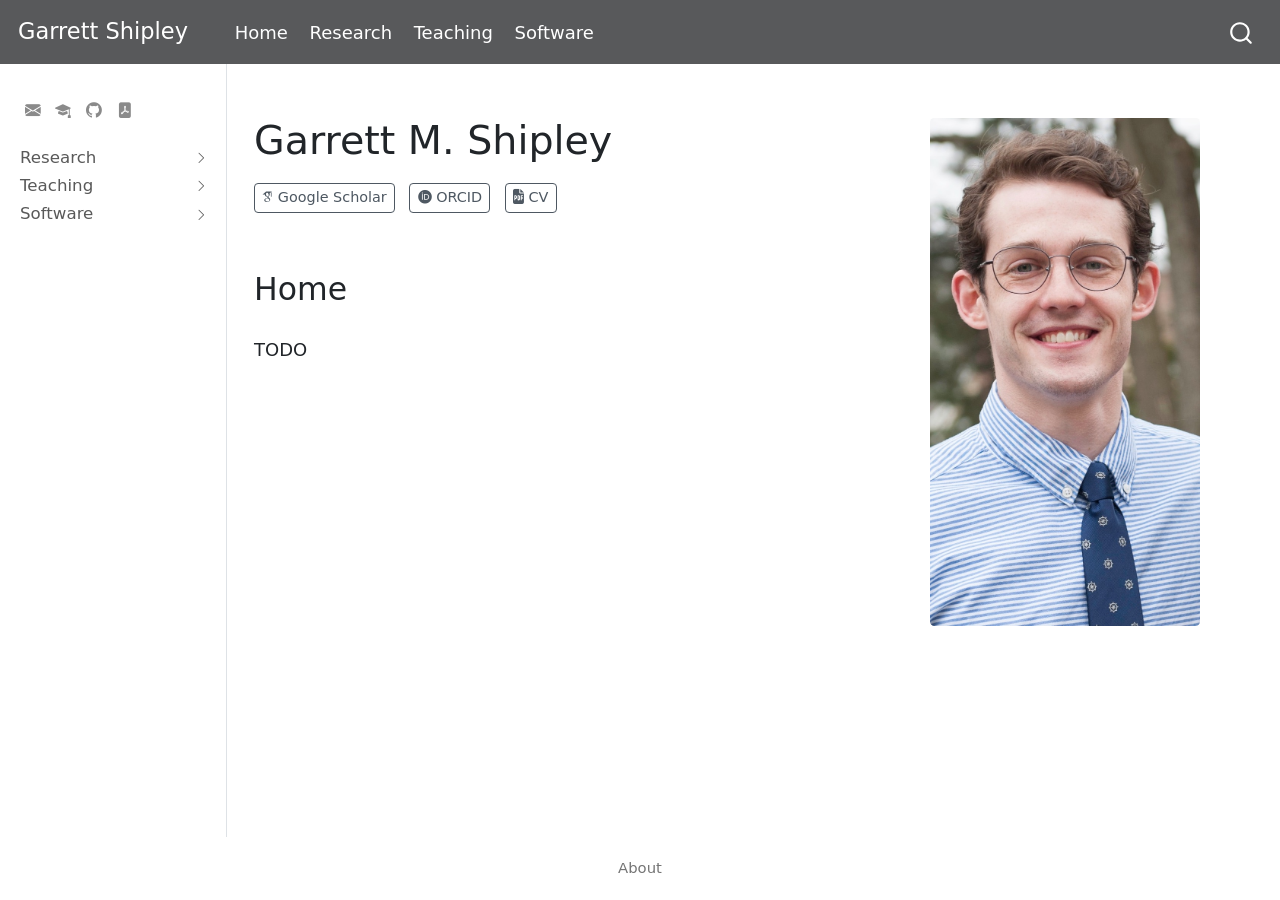
<file: index.html>
<!DOCTYPE html>
<html xmlns="http://www.w3.org/1999/xhtml" lang="en" xml:lang="en"><head>

<meta charset="utf-8">
<meta name="generator" content="quarto-1.2.269">

<meta name="viewport" content="width=device-width, initial-scale=1.0, user-scalable=yes">


<title>Garrett Shipley - Garrett M. Shipley</title>
<style>
code{white-space: pre-wrap;}
span.smallcaps{font-variant: small-caps;}
div.columns{display: flex; gap: min(4vw, 1.5em);}
div.column{flex: auto; overflow-x: auto;}
div.hanging-indent{margin-left: 1.5em; text-indent: -1.5em;}
ul.task-list{list-style: none;}
ul.task-list li input[type="checkbox"] {
  width: 0.8em;
  margin: 0 0.8em 0.2em -1.6em;
  vertical-align: middle;
}
</style>


<script src="site_libs/quarto-nav/quarto-nav.js"></script>
<script src="site_libs/quarto-nav/headroom.min.js"></script>
<script src="site_libs/clipboard/clipboard.min.js"></script>
<script src="site_libs/quarto-search/autocomplete.umd.js"></script>
<script src="site_libs/quarto-search/fuse.min.js"></script>
<script src="site_libs/quarto-search/quarto-search.js"></script>
<meta name="quarto:offset" content="./">
<script src="site_libs/quarto-html/quarto.js"></script>
<script src="site_libs/quarto-html/popper.min.js"></script>
<script src="site_libs/quarto-html/tippy.umd.min.js"></script>
<link href="site_libs/quarto-html/tippy.css" rel="stylesheet">
<link href="site_libs/quarto-html/quarto-syntax-highlighting.css" rel="stylesheet" id="quarto-text-highlighting-styles">
<script src="site_libs/bootstrap/bootstrap.min.js"></script>
<link href="site_libs/bootstrap/bootstrap-icons.css" rel="stylesheet">
<link href="site_libs/bootstrap/bootstrap.min.css" rel="stylesheet" id="quarto-bootstrap" data-mode="light">
<link href="site_libs/quarto-contrib/academicons-0.1.0/all.css" rel="stylesheet">
<link href="site_libs/quarto-contrib/fontawesome6-0.1.0/all.css" rel="stylesheet">
<link href="site_libs/quarto-contrib/fontawesome6-0.1.0/latex-fontsize.css" rel="stylesheet">
<script id="quarto-search-options" type="application/json">{
  "location": "navbar",
  "copy-button": false,
  "collapse-after": 3,
  "panel-placement": "end",
  "type": "overlay",
  "limit": 20,
  "language": {
    "search-no-results-text": "No results",
    "search-matching-documents-text": "matching documents",
    "search-copy-link-title": "Copy link to search",
    "search-hide-matches-text": "Hide additional matches",
    "search-more-match-text": "more match in this document",
    "search-more-matches-text": "more matches in this document",
    "search-clear-button-title": "Clear",
    "search-detached-cancel-button-title": "Cancel",
    "search-submit-button-title": "Submit"
  }
}</script>


<link rel="stylesheet" href="styles.css">
</head>

<body class="nav-sidebar docked nav-fixed fullcontent">

<div id="quarto-search-results"></div>
  <header id="quarto-header" class="headroom fixed-top">
    <nav class="navbar navbar-expand-lg navbar-dark ">
      <div class="navbar-container container-fluid">
      <div class="navbar-brand-container">
    <a class="navbar-brand" href="./index.html">
    <span class="navbar-title">Garrett Shipley</span>
    </a>
  </div>
          <button class="navbar-toggler" type="button" data-bs-toggle="collapse" data-bs-target="#navbarCollapse" aria-controls="navbarCollapse" aria-expanded="false" aria-label="Toggle navigation" onclick="if (window.quartoToggleHeadroom) { window.quartoToggleHeadroom(); }">
  <span class="navbar-toggler-icon"></span>
</button>
          <div class="collapse navbar-collapse" id="navbarCollapse">
            <ul class="navbar-nav navbar-nav-scroll me-auto">
  <li class="nav-item">
    <a class="nav-link active" href="./index.html" aria-current="page">
 <span class="menu-text">Home</span></a>
  </li>  
  <li class="nav-item">
    <a class="nav-link" href="./docs/research.html">
 <span class="menu-text">Research</span></a>
  </li>  
  <li class="nav-item">
    <a class="nav-link" href="./docs/teaching.html">
 <span class="menu-text">Teaching</span></a>
  </li>  
  <li class="nav-item">
    <a class="nav-link" href="./docs/software.html">
 <span class="menu-text">Software</span></a>
  </li>  
</ul>
              <div id="quarto-search" class="" title="Search"></div>
          </div> <!-- /navcollapse -->
      </div> <!-- /container-fluid -->
    </nav>
  <nav class="quarto-secondary-nav" data-bs-toggle="collapse" data-bs-target="#quarto-sidebar" aria-controls="quarto-sidebar" aria-expanded="false" aria-label="Toggle sidebar navigation" onclick="if (window.quartoToggleHeadroom) { window.quartoToggleHeadroom(); }">
    <div class="container-fluid d-flex justify-content-between">
      <h1 class="quarto-secondary-nav-title">Garrett M. Shipley</h1>
      <button type="button" class="quarto-btn-toggle btn" aria-label="Show secondary navigation">
        <i class="bi bi-chevron-right"></i>
      </button>
    </div>
  </nav>
</header>
<!-- content -->
<div id="quarto-content" class="quarto-container page-columns page-rows-contents page-layout-article page-navbar">
<!-- sidebar -->
  <nav id="quarto-sidebar" class="sidebar collapse sidebar-navigation docked overflow-auto">
        <div class="sidebar-tools-main tools-wide">
    <a href="mailto:gshiple2@vols.utk.edu" title="" class="sidebar-tool px-1"><i class="bi bi-envelope-fill"></i></a>
    <a href="https://scholar.google.com/citations?user=BnWtlvUAAAAJ&amp;hl=en&amp;inst=9897619243961157265" title="" class="sidebar-tool px-1"><i class="bi bi-mortarboard-fill"></i></a>
    <a href="https://github.com/garth74" title="" class="sidebar-tool px-1"><i class="bi bi-github"></i></a>
    <a href="https://github.com/garth74/vita/raw/main/vita.pdf" title="" class="sidebar-tool px-1"><i class="bi bi-file-pdf-fill"></i></a>
</div>
    <div class="sidebar-menu-container"> 
    <ul class="list-unstyled mt-1">
        <li class="sidebar-item sidebar-item-section">
      <div class="sidebar-item-container"> 
            <a class="sidebar-item-text sidebar-link text-start collapsed" data-bs-toggle="collapse" data-bs-target="#quarto-sidebar-section-1" aria-expanded="false">Research</a>
          <a class="sidebar-item-toggle text-start collapsed" data-bs-toggle="collapse" data-bs-target="#quarto-sidebar-section-1" aria-expanded="false">
            <i class="bi bi-chevron-right ms-2"></i>
          </a> 
      </div>
      <ul id="quarto-sidebar-section-1" class="collapse list-unstyled sidebar-section depth1 ">  
          <li class="sidebar-item">
  <div class="sidebar-item-container"> 
  <a href="./docs/research.html" class="sidebar-item-text sidebar-link">Overview</a>
  </div>
</li>
      </ul>
  </li>
        <li class="sidebar-item sidebar-item-section">
      <div class="sidebar-item-container"> 
            <a class="sidebar-item-text sidebar-link text-start collapsed" data-bs-toggle="collapse" data-bs-target="#quarto-sidebar-section-2" aria-expanded="false">Teaching</a>
          <a class="sidebar-item-toggle text-start collapsed" data-bs-toggle="collapse" data-bs-target="#quarto-sidebar-section-2" aria-expanded="false">
            <i class="bi bi-chevron-right ms-2"></i>
          </a> 
      </div>
      <ul id="quarto-sidebar-section-2" class="collapse list-unstyled sidebar-section depth1 ">  
          <li class="sidebar-item">
  <div class="sidebar-item-container"> 
  <a href="./docs/teaching.html" class="sidebar-item-text sidebar-link">Overview</a>
  </div>
</li>
      </ul>
  </li>
        <li class="sidebar-item sidebar-item-section">
      <div class="sidebar-item-container"> 
            <a class="sidebar-item-text sidebar-link text-start collapsed" data-bs-toggle="collapse" data-bs-target="#quarto-sidebar-section-3" aria-expanded="false">Software</a>
          <a class="sidebar-item-toggle text-start collapsed" data-bs-toggle="collapse" data-bs-target="#quarto-sidebar-section-3" aria-expanded="false">
            <i class="bi bi-chevron-right ms-2"></i>
          </a> 
      </div>
      <ul id="quarto-sidebar-section-3" class="collapse list-unstyled sidebar-section depth1 ">  
          <li class="sidebar-item">
  <div class="sidebar-item-container"> 
  <a href="./docs/software.html" class="sidebar-item-text sidebar-link">Overview</a>
  </div>
</li>
      </ul>
  </li>
    </ul>
    </div>
</nav>
<!-- margin-sidebar -->
    
<!-- main -->
<div class="quarto-about-solana column-body">
  <div class="about-entity">
    <div class="entity-contents">
      <header id="title-block-header" class="quarto-title-block default">
<div class="quarto-title">
<h1 class="title d-none d-lg-block">Garrett M. Shipley</h1>
</div>
<div class="quarto-title-meta">
  </div>
</header> <div class="about-links">
  <a href="https://scholar.google.com/citations?user=BnWtlvUAAAAJ&amp;hl=en&amp;inst=9897619243961157265" class="about-link">
     <span class="about-link-text"><i class="ai ai-1x ai-google-scholar"></i> Google Scholar</span>
  </a>
  <a href="https://orcid.org/0000-0002-0444-0367" class="about-link">
     <span class="about-link-text"><i class="ai ai-1x ai-orcid"></i> ORCID</span>
  </a>
  <a href="https://github.com/garth74/vita/raw/main/vita.pdf" class="about-link">
     <span class="about-link-text"><i class="fa-solid fa-file-pdf" aria-hidden="true"></i> CV</span>
  </a>
</div>
      <div class="about-contents"><main class="content" id="quarto-document-content">
<section id="home" class="level2">
<h2 data-anchor-id="home">Home</h2>
<p>TODO</p>


</section>
</main></div>
    </div>
    <img src="docs/images/profile.jpg" class="about-image
  rounded " style="width: 15em;">
  </div>
</div>
 <!-- /main -->
<script id="quarto-html-after-body" type="application/javascript">
window.document.addEventListener("DOMContentLoaded", function (event) {
  const toggleBodyColorMode = (bsSheetEl) => {
    const mode = bsSheetEl.getAttribute("data-mode");
    const bodyEl = window.document.querySelector("body");
    if (mode === "dark") {
      bodyEl.classList.add("quarto-dark");
      bodyEl.classList.remove("quarto-light");
    } else {
      bodyEl.classList.add("quarto-light");
      bodyEl.classList.remove("quarto-dark");
    }
  }
  const toggleBodyColorPrimary = () => {
    const bsSheetEl = window.document.querySelector("link#quarto-bootstrap");
    if (bsSheetEl) {
      toggleBodyColorMode(bsSheetEl);
    }
  }
  toggleBodyColorPrimary();  
  const clipboard = new window.ClipboardJS('.code-copy-button', {
    target: function(trigger) {
      return trigger.previousElementSibling;
    }
  });
  clipboard.on('success', function(e) {
    // button target
    const button = e.trigger;
    // don't keep focus
    button.blur();
    // flash "checked"
    button.classList.add('code-copy-button-checked');
    var currentTitle = button.getAttribute("title");
    button.setAttribute("title", "Copied!");
    let tooltip;
    if (window.bootstrap) {
      button.setAttribute("data-bs-toggle", "tooltip");
      button.setAttribute("data-bs-placement", "left");
      button.setAttribute("data-bs-title", "Copied!");
      tooltip = new bootstrap.Tooltip(button, 
        { trigger: "manual", 
          customClass: "code-copy-button-tooltip",
          offset: [0, -8]});
      tooltip.show();    
    }
    setTimeout(function() {
      if (tooltip) {
        tooltip.hide();
        button.removeAttribute("data-bs-title");
        button.removeAttribute("data-bs-toggle");
        button.removeAttribute("data-bs-placement");
      }
      button.setAttribute("title", currentTitle);
      button.classList.remove('code-copy-button-checked');
    }, 1000);
    // clear code selection
    e.clearSelection();
  });
  function tippyHover(el, contentFn) {
    const config = {
      allowHTML: true,
      content: contentFn,
      maxWidth: 500,
      delay: 100,
      arrow: false,
      appendTo: function(el) {
          return el.parentElement;
      },
      interactive: true,
      interactiveBorder: 10,
      theme: 'quarto',
      placement: 'bottom-start'
    };
    window.tippy(el, config); 
  }
  const noterefs = window.document.querySelectorAll('a[role="doc-noteref"]');
  for (var i=0; i<noterefs.length; i++) {
    const ref = noterefs[i];
    tippyHover(ref, function() {
      // use id or data attribute instead here
      let href = ref.getAttribute('data-footnote-href') || ref.getAttribute('href');
      try { href = new URL(href).hash; } catch {}
      const id = href.replace(/^#\/?/, "");
      const note = window.document.getElementById(id);
      return note.innerHTML;
    });
  }
  const findCites = (el) => {
    const parentEl = el.parentElement;
    if (parentEl) {
      const cites = parentEl.dataset.cites;
      if (cites) {
        return {
          el,
          cites: cites.split(' ')
        };
      } else {
        return findCites(el.parentElement)
      }
    } else {
      return undefined;
    }
  };
  var bibliorefs = window.document.querySelectorAll('a[role="doc-biblioref"]');
  for (var i=0; i<bibliorefs.length; i++) {
    const ref = bibliorefs[i];
    const citeInfo = findCites(ref);
    if (citeInfo) {
      tippyHover(citeInfo.el, function() {
        var popup = window.document.createElement('div');
        citeInfo.cites.forEach(function(cite) {
          var citeDiv = window.document.createElement('div');
          citeDiv.classList.add('hanging-indent');
          citeDiv.classList.add('csl-entry');
          var biblioDiv = window.document.getElementById('ref-' + cite);
          if (biblioDiv) {
            citeDiv.innerHTML = biblioDiv.innerHTML;
          }
          popup.appendChild(citeDiv);
        });
        return popup.innerHTML;
      });
    }
  }
    var localhostRegex = new RegExp(/^(?:http|https):\/\/localhost\:?[0-9]*\//);
      var filterRegex = new RegExp(/https:\/\/garth74\.github\.io\//);
    var isInternal = (href) => {
        return filterRegex.test(href) || localhostRegex.test(href);
    }
    // Inspect non-navigation links and adorn them if external
    var links = window.document.querySelectorAll('a:not(.nav-link):not(.navbar-brand):not(.toc-action):not(.sidebar-link):not(.sidebar-item-toggle):not(.pagination-link):not(.no-external):not([aria-hidden]):not(.dropdown-item)');
    for (var i=0; i<links.length; i++) {
      const link = links[i];
      if (!isInternal(link.href)) {
          // target, if specified
          link.setAttribute("target", "_blank");
      }
    }
});
</script>
</div> <!-- /content -->
<footer class="footer">
  <div class="nav-footer">
      <div class="nav-footer-center">
        <ul class="footer-items list-unstyled">
    <li class="nav-item">
    <a class="nav-link" href="./docs/about.html">About</a>
  </li>  
</ul>
      </div>
  </div>
</footer>



</body></html>
</file>
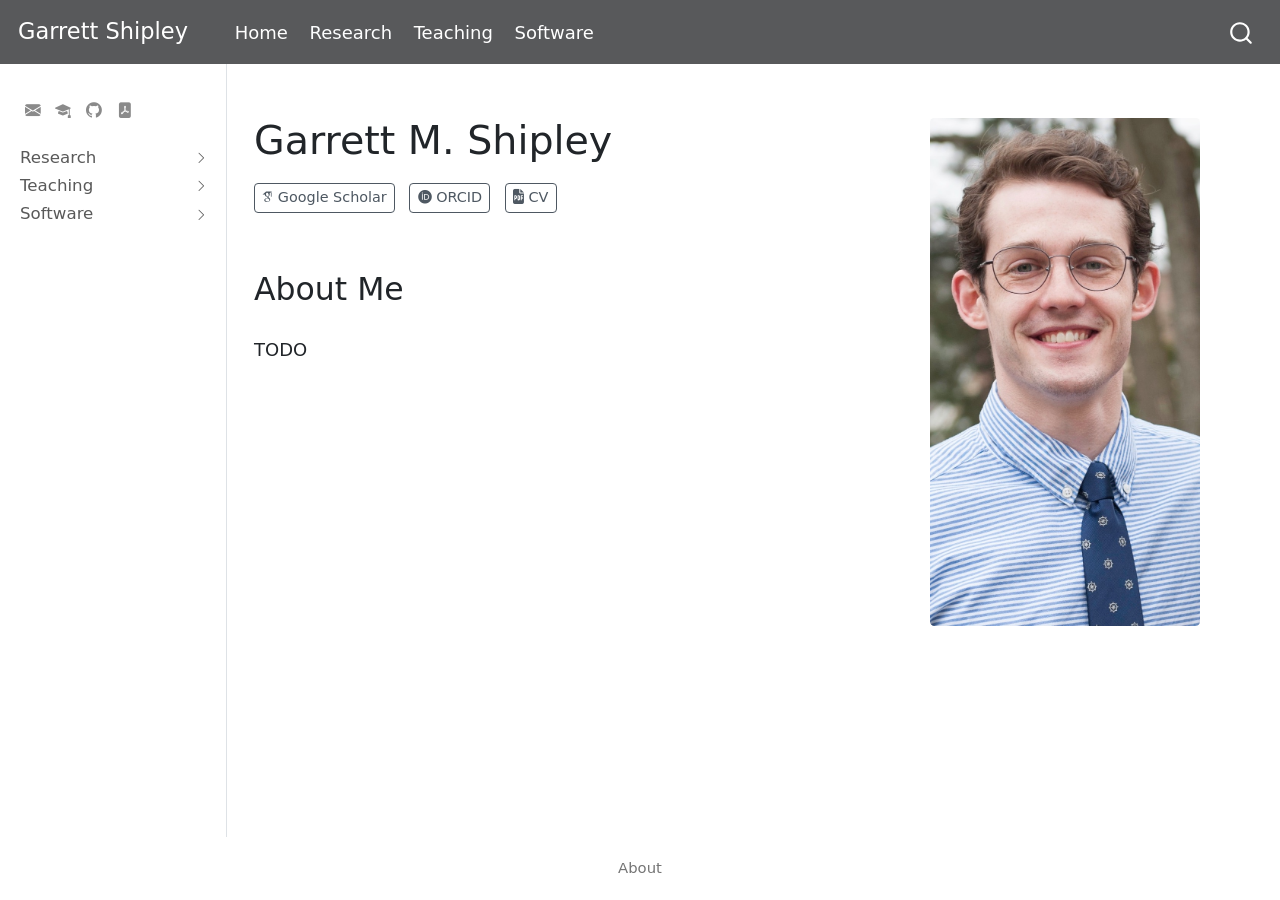
<file: docs/about.html>
<!DOCTYPE html>
<html xmlns="http://www.w3.org/1999/xhtml" lang="en" xml:lang="en"><head>

<meta charset="utf-8">
<meta name="generator" content="quarto-1.2.269">

<meta name="viewport" content="width=device-width, initial-scale=1.0, user-scalable=yes">


<title>Garrett Shipley - Garrett M. Shipley</title>
<style>
code{white-space: pre-wrap;}
span.smallcaps{font-variant: small-caps;}
div.columns{display: flex; gap: min(4vw, 1.5em);}
div.column{flex: auto; overflow-x: auto;}
div.hanging-indent{margin-left: 1.5em; text-indent: -1.5em;}
ul.task-list{list-style: none;}
ul.task-list li input[type="checkbox"] {
  width: 0.8em;
  margin: 0 0.8em 0.2em -1.6em;
  vertical-align: middle;
}
</style>


<script src="../site_libs/quarto-nav/quarto-nav.js"></script>
<script src="../site_libs/quarto-nav/headroom.min.js"></script>
<script src="../site_libs/clipboard/clipboard.min.js"></script>
<script src="../site_libs/quarto-search/autocomplete.umd.js"></script>
<script src="../site_libs/quarto-search/fuse.min.js"></script>
<script src="../site_libs/quarto-search/quarto-search.js"></script>
<meta name="quarto:offset" content="../">
<script src="../site_libs/quarto-html/quarto.js"></script>
<script src="../site_libs/quarto-html/popper.min.js"></script>
<script src="../site_libs/quarto-html/tippy.umd.min.js"></script>
<link href="../site_libs/quarto-html/tippy.css" rel="stylesheet">
<link href="../site_libs/quarto-html/quarto-syntax-highlighting.css" rel="stylesheet" id="quarto-text-highlighting-styles">
<script src="../site_libs/bootstrap/bootstrap.min.js"></script>
<link href="../site_libs/bootstrap/bootstrap-icons.css" rel="stylesheet">
<link href="../site_libs/bootstrap/bootstrap.min.css" rel="stylesheet" id="quarto-bootstrap" data-mode="light">
<link href="../site_libs/quarto-contrib/academicons-0.1.0/all.css" rel="stylesheet">
<link href="../site_libs/quarto-contrib/fontawesome6-0.1.0/all.css" rel="stylesheet">
<link href="../site_libs/quarto-contrib/fontawesome6-0.1.0/latex-fontsize.css" rel="stylesheet">
<script id="quarto-search-options" type="application/json">{
  "location": "navbar",
  "copy-button": false,
  "collapse-after": 3,
  "panel-placement": "end",
  "type": "overlay",
  "limit": 20,
  "language": {
    "search-no-results-text": "No results",
    "search-matching-documents-text": "matching documents",
    "search-copy-link-title": "Copy link to search",
    "search-hide-matches-text": "Hide additional matches",
    "search-more-match-text": "more match in this document",
    "search-more-matches-text": "more matches in this document",
    "search-clear-button-title": "Clear",
    "search-detached-cancel-button-title": "Cancel",
    "search-submit-button-title": "Submit"
  }
}</script>


<link rel="stylesheet" href="../styles.css">
</head>

<body class="nav-sidebar docked nav-fixed fullcontent">

<div id="quarto-search-results"></div>
  <header id="quarto-header" class="headroom fixed-top">
    <nav class="navbar navbar-expand-lg navbar-dark ">
      <div class="navbar-container container-fluid">
      <div class="navbar-brand-container">
    <a class="navbar-brand" href="../index.html">
    <span class="navbar-title">Garrett Shipley</span>
    </a>
  </div>
          <button class="navbar-toggler" type="button" data-bs-toggle="collapse" data-bs-target="#navbarCollapse" aria-controls="navbarCollapse" aria-expanded="false" aria-label="Toggle navigation" onclick="if (window.quartoToggleHeadroom) { window.quartoToggleHeadroom(); }">
  <span class="navbar-toggler-icon"></span>
</button>
          <div class="collapse navbar-collapse" id="navbarCollapse">
            <ul class="navbar-nav navbar-nav-scroll me-auto">
  <li class="nav-item">
    <a class="nav-link" href="../index.html">
 <span class="menu-text">Home</span></a>
  </li>  
  <li class="nav-item">
    <a class="nav-link active" href="../docs/research.html" aria-current="page">
 <span class="menu-text">Research</span></a>
  </li>  
  <li class="nav-item">
    <a class="nav-link" href="../docs/teaching.html">
 <span class="menu-text">Teaching</span></a>
  </li>  
  <li class="nav-item">
    <a class="nav-link" href="../docs/software.html">
 <span class="menu-text">Software</span></a>
  </li>  
</ul>
              <div id="quarto-search" class="" title="Search"></div>
          </div> <!-- /navcollapse -->
      </div> <!-- /container-fluid -->
    </nav>
  <nav class="quarto-secondary-nav" data-bs-toggle="collapse" data-bs-target="#quarto-sidebar" aria-controls="quarto-sidebar" aria-expanded="false" aria-label="Toggle sidebar navigation" onclick="if (window.quartoToggleHeadroom) { window.quartoToggleHeadroom(); }">
    <div class="container-fluid d-flex justify-content-between">
      <h1 class="quarto-secondary-nav-title">Garrett M. Shipley</h1>
      <button type="button" class="quarto-btn-toggle btn" aria-label="Show secondary navigation">
        <i class="bi bi-chevron-right"></i>
      </button>
    </div>
  </nav>
</header>
<!-- content -->
<div id="quarto-content" class="quarto-container page-columns page-rows-contents page-layout-article page-navbar">
<!-- sidebar -->
  <nav id="quarto-sidebar" class="sidebar collapse sidebar-navigation docked overflow-auto">
        <div class="sidebar-tools-main tools-wide">
    <a href="mailto:gshiple2@vols.utk.edu" title="" class="sidebar-tool px-1"><i class="bi bi-envelope-fill"></i></a>
    <a href="https://scholar.google.com/citations?user=BnWtlvUAAAAJ&amp;hl=en&amp;inst=9897619243961157265" title="" class="sidebar-tool px-1"><i class="bi bi-mortarboard-fill"></i></a>
    <a href="https://github.com/garth74" title="" class="sidebar-tool px-1"><i class="bi bi-github"></i></a>
    <a href="https://github.com/garth74/vita/raw/main/vita.pdf" title="" class="sidebar-tool px-1"><i class="bi bi-file-pdf-fill"></i></a>
</div>
    <div class="sidebar-menu-container"> 
    <ul class="list-unstyled mt-1">
        <li class="sidebar-item sidebar-item-section">
      <div class="sidebar-item-container"> 
            <a class="sidebar-item-text sidebar-link text-start collapsed" data-bs-toggle="collapse" data-bs-target="#quarto-sidebar-section-1" aria-expanded="false">Research</a>
          <a class="sidebar-item-toggle text-start collapsed" data-bs-toggle="collapse" data-bs-target="#quarto-sidebar-section-1" aria-expanded="false">
            <i class="bi bi-chevron-right ms-2"></i>
          </a> 
      </div>
      <ul id="quarto-sidebar-section-1" class="collapse list-unstyled sidebar-section depth1 ">  
          <li class="sidebar-item">
  <div class="sidebar-item-container"> 
  <a href="../docs/research.html" class="sidebar-item-text sidebar-link">Overview</a>
  </div>
</li>
      </ul>
  </li>
        <li class="sidebar-item sidebar-item-section">
      <div class="sidebar-item-container"> 
            <a class="sidebar-item-text sidebar-link text-start collapsed" data-bs-toggle="collapse" data-bs-target="#quarto-sidebar-section-2" aria-expanded="false">Teaching</a>
          <a class="sidebar-item-toggle text-start collapsed" data-bs-toggle="collapse" data-bs-target="#quarto-sidebar-section-2" aria-expanded="false">
            <i class="bi bi-chevron-right ms-2"></i>
          </a> 
      </div>
      <ul id="quarto-sidebar-section-2" class="collapse list-unstyled sidebar-section depth1 ">  
          <li class="sidebar-item">
  <div class="sidebar-item-container"> 
  <a href="../docs/teaching.html" class="sidebar-item-text sidebar-link">Overview</a>
  </div>
</li>
      </ul>
  </li>
        <li class="sidebar-item sidebar-item-section">
      <div class="sidebar-item-container"> 
            <a class="sidebar-item-text sidebar-link text-start collapsed" data-bs-toggle="collapse" data-bs-target="#quarto-sidebar-section-3" aria-expanded="false">Software</a>
          <a class="sidebar-item-toggle text-start collapsed" data-bs-toggle="collapse" data-bs-target="#quarto-sidebar-section-3" aria-expanded="false">
            <i class="bi bi-chevron-right ms-2"></i>
          </a> 
      </div>
      <ul id="quarto-sidebar-section-3" class="collapse list-unstyled sidebar-section depth1 ">  
          <li class="sidebar-item">
  <div class="sidebar-item-container"> 
  <a href="../docs/software.html" class="sidebar-item-text sidebar-link">Overview</a>
  </div>
</li>
      </ul>
  </li>
    </ul>
    </div>
</nav>
<!-- margin-sidebar -->
    
<!-- main -->
<div class="quarto-about-solana column-body">
  <div class="about-entity">
    <div class="entity-contents">
      <header id="title-block-header" class="quarto-title-block default">
<div class="quarto-title">
<h1 class="title d-none d-lg-block">Garrett M. Shipley</h1>
</div>
<div class="quarto-title-meta">
  </div>
</header> <div class="about-links">
  <a href="https://scholar.google.com/citations?user=BnWtlvUAAAAJ&amp;hl=en&amp;inst=9897619243961157265" class="about-link">
     <span class="about-link-text"><i class="ai ai-1x ai-google-scholar"></i> Google Scholar</span>
  </a>
  <a href="https://orcid.org/0000-0002-0444-0367" class="about-link">
     <span class="about-link-text"><i class="ai ai-1x ai-orcid"></i> ORCID</span>
  </a>
  <a href="https://github.com/garth74/vita/raw/main/vita.pdf" class="about-link">
     <span class="about-link-text"><i class="fa-solid fa-file-pdf" aria-hidden="true"></i> CV</span>
  </a>
</div>
      <div class="about-contents"><main class="content" id="quarto-document-content">
<section id="about-me" class="level2">
<h2 data-anchor-id="about-me">About Me</h2>
<p>TODO</p>


</section>
</main></div>
    </div>
    <img src="images/profile.jpg" class="about-image
  rounded " style="width: 15em;">
  </div>
</div>
 <!-- /main -->
<script id="quarto-html-after-body" type="application/javascript">
window.document.addEventListener("DOMContentLoaded", function (event) {
  const toggleBodyColorMode = (bsSheetEl) => {
    const mode = bsSheetEl.getAttribute("data-mode");
    const bodyEl = window.document.querySelector("body");
    if (mode === "dark") {
      bodyEl.classList.add("quarto-dark");
      bodyEl.classList.remove("quarto-light");
    } else {
      bodyEl.classList.add("quarto-light");
      bodyEl.classList.remove("quarto-dark");
    }
  }
  const toggleBodyColorPrimary = () => {
    const bsSheetEl = window.document.querySelector("link#quarto-bootstrap");
    if (bsSheetEl) {
      toggleBodyColorMode(bsSheetEl);
    }
  }
  toggleBodyColorPrimary();  
  const clipboard = new window.ClipboardJS('.code-copy-button', {
    target: function(trigger) {
      return trigger.previousElementSibling;
    }
  });
  clipboard.on('success', function(e) {
    // button target
    const button = e.trigger;
    // don't keep focus
    button.blur();
    // flash "checked"
    button.classList.add('code-copy-button-checked');
    var currentTitle = button.getAttribute("title");
    button.setAttribute("title", "Copied!");
    let tooltip;
    if (window.bootstrap) {
      button.setAttribute("data-bs-toggle", "tooltip");
      button.setAttribute("data-bs-placement", "left");
      button.setAttribute("data-bs-title", "Copied!");
      tooltip = new bootstrap.Tooltip(button, 
        { trigger: "manual", 
          customClass: "code-copy-button-tooltip",
          offset: [0, -8]});
      tooltip.show();    
    }
    setTimeout(function() {
      if (tooltip) {
        tooltip.hide();
        button.removeAttribute("data-bs-title");
        button.removeAttribute("data-bs-toggle");
        button.removeAttribute("data-bs-placement");
      }
      button.setAttribute("title", currentTitle);
      button.classList.remove('code-copy-button-checked');
    }, 1000);
    // clear code selection
    e.clearSelection();
  });
  function tippyHover(el, contentFn) {
    const config = {
      allowHTML: true,
      content: contentFn,
      maxWidth: 500,
      delay: 100,
      arrow: false,
      appendTo: function(el) {
          return el.parentElement;
      },
      interactive: true,
      interactiveBorder: 10,
      theme: 'quarto',
      placement: 'bottom-start'
    };
    window.tippy(el, config); 
  }
  const noterefs = window.document.querySelectorAll('a[role="doc-noteref"]');
  for (var i=0; i<noterefs.length; i++) {
    const ref = noterefs[i];
    tippyHover(ref, function() {
      // use id or data attribute instead here
      let href = ref.getAttribute('data-footnote-href') || ref.getAttribute('href');
      try { href = new URL(href).hash; } catch {}
      const id = href.replace(/^#\/?/, "");
      const note = window.document.getElementById(id);
      return note.innerHTML;
    });
  }
  const findCites = (el) => {
    const parentEl = el.parentElement;
    if (parentEl) {
      const cites = parentEl.dataset.cites;
      if (cites) {
        return {
          el,
          cites: cites.split(' ')
        };
      } else {
        return findCites(el.parentElement)
      }
    } else {
      return undefined;
    }
  };
  var bibliorefs = window.document.querySelectorAll('a[role="doc-biblioref"]');
  for (var i=0; i<bibliorefs.length; i++) {
    const ref = bibliorefs[i];
    const citeInfo = findCites(ref);
    if (citeInfo) {
      tippyHover(citeInfo.el, function() {
        var popup = window.document.createElement('div');
        citeInfo.cites.forEach(function(cite) {
          var citeDiv = window.document.createElement('div');
          citeDiv.classList.add('hanging-indent');
          citeDiv.classList.add('csl-entry');
          var biblioDiv = window.document.getElementById('ref-' + cite);
          if (biblioDiv) {
            citeDiv.innerHTML = biblioDiv.innerHTML;
          }
          popup.appendChild(citeDiv);
        });
        return popup.innerHTML;
      });
    }
  }
    var localhostRegex = new RegExp(/^(?:http|https):\/\/localhost\:?[0-9]*\//);
      var filterRegex = new RegExp(/https:\/\/garth74\.github\.io\//);
    var isInternal = (href) => {
        return filterRegex.test(href) || localhostRegex.test(href);
    }
    // Inspect non-navigation links and adorn them if external
    var links = window.document.querySelectorAll('a:not(.nav-link):not(.navbar-brand):not(.toc-action):not(.sidebar-link):not(.sidebar-item-toggle):not(.pagination-link):not(.no-external):not([aria-hidden]):not(.dropdown-item)');
    for (var i=0; i<links.length; i++) {
      const link = links[i];
      if (!isInternal(link.href)) {
          // target, if specified
          link.setAttribute("target", "_blank");
      }
    }
});
</script>
</div> <!-- /content -->
<footer class="footer">
  <div class="nav-footer">
      <div class="nav-footer-center">
        <ul class="footer-items list-unstyled">
    <li class="nav-item">
    <a class="nav-link" href="../docs/about.html">About</a>
  </li>  
</ul>
      </div>
  </div>
</footer>



</body></html>
</file>
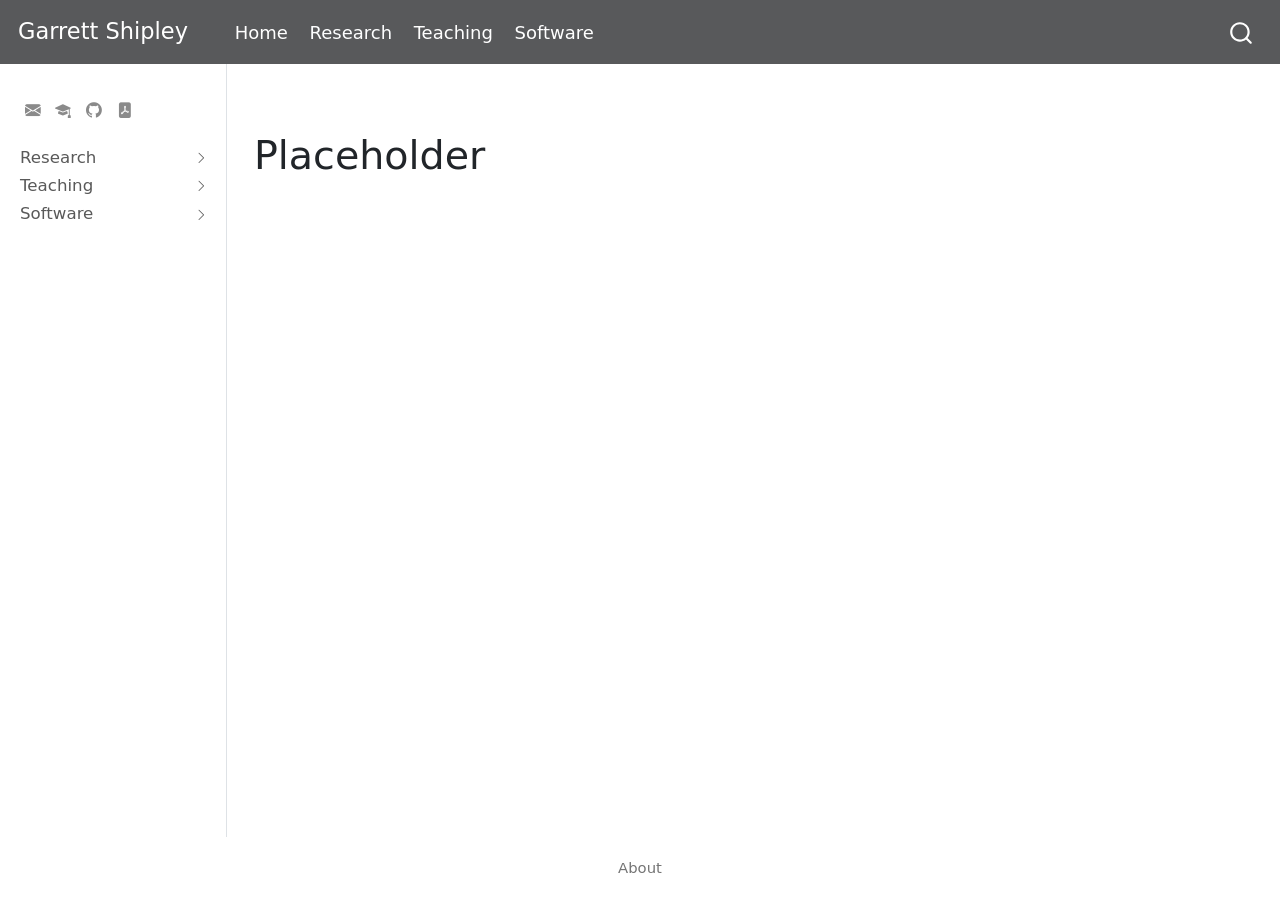
<file: docs/placeholder.html>
<!DOCTYPE html>
<html xmlns="http://www.w3.org/1999/xhtml" lang="en" xml:lang="en"><head>

<meta charset="utf-8">
<meta name="generator" content="quarto-1.2.269">

<meta name="viewport" content="width=device-width, initial-scale=1.0, user-scalable=yes">


<title>Garrett Shipley – placeholder</title>
<style>
code{white-space: pre-wrap;}
span.smallcaps{font-variant: small-caps;}
div.columns{display: flex; gap: min(4vw, 1.5em);}
div.column{flex: auto; overflow-x: auto;}
div.hanging-indent{margin-left: 1.5em; text-indent: -1.5em;}
ul.task-list{list-style: none;}
ul.task-list li input[type="checkbox"] {
  width: 0.8em;
  margin: 0 0.8em 0.2em -1.6em;
  vertical-align: middle;
}
</style>


<script src="../site_libs/quarto-nav/quarto-nav.js"></script>
<script src="../site_libs/quarto-nav/headroom.min.js"></script>
<script src="../site_libs/clipboard/clipboard.min.js"></script>
<script src="../site_libs/quarto-search/autocomplete.umd.js"></script>
<script src="../site_libs/quarto-search/fuse.min.js"></script>
<script src="../site_libs/quarto-search/quarto-search.js"></script>
<meta name="quarto:offset" content="../">
<script src="../site_libs/quarto-html/quarto.js"></script>
<script src="../site_libs/quarto-html/popper.min.js"></script>
<script src="../site_libs/quarto-html/tippy.umd.min.js"></script>
<script src="../site_libs/quarto-html/anchor.min.js"></script>
<link href="../site_libs/quarto-html/tippy.css" rel="stylesheet">
<link href="../site_libs/quarto-html/quarto-syntax-highlighting.css" rel="stylesheet" id="quarto-text-highlighting-styles">
<script src="../site_libs/bootstrap/bootstrap.min.js"></script>
<link href="../site_libs/bootstrap/bootstrap-icons.css" rel="stylesheet">
<link href="../site_libs/bootstrap/bootstrap.min.css" rel="stylesheet" id="quarto-bootstrap" data-mode="light">
<script id="quarto-search-options" type="application/json">{
  "location": "navbar",
  "copy-button": false,
  "collapse-after": 3,
  "panel-placement": "end",
  "type": "overlay",
  "limit": 20,
  "language": {
    "search-no-results-text": "No results",
    "search-matching-documents-text": "matching documents",
    "search-copy-link-title": "Copy link to search",
    "search-hide-matches-text": "Hide additional matches",
    "search-more-match-text": "more match in this document",
    "search-more-matches-text": "more matches in this document",
    "search-clear-button-title": "Clear",
    "search-detached-cancel-button-title": "Cancel",
    "search-submit-button-title": "Submit"
  }
}</script>


<link rel="stylesheet" href="../styles.css">
</head>

<body class="nav-sidebar docked nav-fixed fullcontent">

<div id="quarto-search-results"></div>
  <header id="quarto-header" class="headroom fixed-top">
    <nav class="navbar navbar-expand-lg navbar-dark ">
      <div class="navbar-container container-fluid">
      <div class="navbar-brand-container">
    <a class="navbar-brand" href="../index.html">
    <span class="navbar-title">Garrett Shipley</span>
    </a>
  </div>
          <button class="navbar-toggler" type="button" data-bs-toggle="collapse" data-bs-target="#navbarCollapse" aria-controls="navbarCollapse" aria-expanded="false" aria-label="Toggle navigation" onclick="if (window.quartoToggleHeadroom) { window.quartoToggleHeadroom(); }">
  <span class="navbar-toggler-icon"></span>
</button>
          <div class="collapse navbar-collapse" id="navbarCollapse">
            <ul class="navbar-nav navbar-nav-scroll me-auto">
  <li class="nav-item">
    <a class="nav-link" href="../index.html">
 <span class="menu-text">Home</span></a>
  </li>  
  <li class="nav-item">
    <a class="nav-link active" href="../docs/research.html" aria-current="page">
 <span class="menu-text">Research</span></a>
  </li>  
  <li class="nav-item">
    <a class="nav-link" href="../docs/teaching.html">
 <span class="menu-text">Teaching</span></a>
  </li>  
  <li class="nav-item">
    <a class="nav-link" href="../docs/software.html">
 <span class="menu-text">Software</span></a>
  </li>  
</ul>
              <div id="quarto-search" class="" title="Search"></div>
          </div> <!-- /navcollapse -->
      </div> <!-- /container-fluid -->
    </nav>
  <nav class="quarto-secondary-nav" data-bs-toggle="collapse" data-bs-target="#quarto-sidebar" aria-controls="quarto-sidebar" aria-expanded="false" aria-label="Toggle sidebar navigation" onclick="if (window.quartoToggleHeadroom) { window.quartoToggleHeadroom(); }">
    <div class="container-fluid d-flex justify-content-between">
      <h1 class="quarto-secondary-nav-title"></h1>
      <button type="button" class="quarto-btn-toggle btn" aria-label="Show secondary navigation">
        <i class="bi bi-chevron-right"></i>
      </button>
    </div>
  </nav>
</header>
<!-- content -->
<div id="quarto-content" class="quarto-container page-columns page-rows-contents page-layout-article page-navbar">
<!-- sidebar -->
  <nav id="quarto-sidebar" class="sidebar collapse sidebar-navigation docked overflow-auto">
        <div class="sidebar-tools-main tools-wide">
    <a href="mailto:gshiple2@vols.utk.edu" title="" class="sidebar-tool px-1"><i class="bi bi-envelope-fill"></i></a>
    <a href="https://scholar.google.com/citations?user=BnWtlvUAAAAJ&amp;hl=en&amp;inst=9897619243961157265" title="" class="sidebar-tool px-1"><i class="bi bi-mortarboard-fill"></i></a>
    <a href="https://github.com/garth74" title="" class="sidebar-tool px-1"><i class="bi bi-github"></i></a>
    <a href="https://github.com/garth74/vita/raw/main/vita.pdf" title="" class="sidebar-tool px-1"><i class="bi bi-file-pdf-fill"></i></a>
</div>
    <div class="sidebar-menu-container"> 
    <ul class="list-unstyled mt-1">
        <li class="sidebar-item sidebar-item-section">
      <div class="sidebar-item-container"> 
            <a class="sidebar-item-text sidebar-link text-start collapsed" data-bs-toggle="collapse" data-bs-target="#quarto-sidebar-section-1" aria-expanded="false">Research</a>
          <a class="sidebar-item-toggle text-start collapsed" data-bs-toggle="collapse" data-bs-target="#quarto-sidebar-section-1" aria-expanded="false">
            <i class="bi bi-chevron-right ms-2"></i>
          </a> 
      </div>
      <ul id="quarto-sidebar-section-1" class="collapse list-unstyled sidebar-section depth1 ">  
          <li class="sidebar-item">
  <div class="sidebar-item-container"> 
  <a href="../docs/research.html" class="sidebar-item-text sidebar-link">Overview</a>
  </div>
</li>
      </ul>
  </li>
        <li class="sidebar-item sidebar-item-section">
      <div class="sidebar-item-container"> 
            <a class="sidebar-item-text sidebar-link text-start collapsed" data-bs-toggle="collapse" data-bs-target="#quarto-sidebar-section-2" aria-expanded="false">Teaching</a>
          <a class="sidebar-item-toggle text-start collapsed" data-bs-toggle="collapse" data-bs-target="#quarto-sidebar-section-2" aria-expanded="false">
            <i class="bi bi-chevron-right ms-2"></i>
          </a> 
      </div>
      <ul id="quarto-sidebar-section-2" class="collapse list-unstyled sidebar-section depth1 ">  
          <li class="sidebar-item">
  <div class="sidebar-item-container"> 
  <a href="../docs/teaching.html" class="sidebar-item-text sidebar-link">Overview</a>
  </div>
</li>
      </ul>
  </li>
        <li class="sidebar-item sidebar-item-section">
      <div class="sidebar-item-container"> 
            <a class="sidebar-item-text sidebar-link text-start collapsed" data-bs-toggle="collapse" data-bs-target="#quarto-sidebar-section-3" aria-expanded="false">Software</a>
          <a class="sidebar-item-toggle text-start collapsed" data-bs-toggle="collapse" data-bs-target="#quarto-sidebar-section-3" aria-expanded="false">
            <i class="bi bi-chevron-right ms-2"></i>
          </a> 
      </div>
      <ul id="quarto-sidebar-section-3" class="collapse list-unstyled sidebar-section depth1 ">  
          <li class="sidebar-item">
  <div class="sidebar-item-container"> 
  <a href="../docs/software.html" class="sidebar-item-text sidebar-link">Overview</a>
  </div>
</li>
      </ul>
  </li>
    </ul>
    </div>
</nav>
<!-- margin-sidebar -->
    
<!-- main -->
<main class="content" id="quarto-document-content">



<section id="placeholder" class="level1">
<h1>Placeholder</h1>


</section>

</main> <!-- /main -->
<script id="quarto-html-after-body" type="application/javascript">
window.document.addEventListener("DOMContentLoaded", function (event) {
  const toggleBodyColorMode = (bsSheetEl) => {
    const mode = bsSheetEl.getAttribute("data-mode");
    const bodyEl = window.document.querySelector("body");
    if (mode === "dark") {
      bodyEl.classList.add("quarto-dark");
      bodyEl.classList.remove("quarto-light");
    } else {
      bodyEl.classList.add("quarto-light");
      bodyEl.classList.remove("quarto-dark");
    }
  }
  const toggleBodyColorPrimary = () => {
    const bsSheetEl = window.document.querySelector("link#quarto-bootstrap");
    if (bsSheetEl) {
      toggleBodyColorMode(bsSheetEl);
    }
  }
  toggleBodyColorPrimary();  
  const icon = "";
  const anchorJS = new window.AnchorJS();
  anchorJS.options = {
    placement: 'right',
    icon: icon
  };
  anchorJS.add('.anchored');
  const clipboard = new window.ClipboardJS('.code-copy-button', {
    target: function(trigger) {
      return trigger.previousElementSibling;
    }
  });
  clipboard.on('success', function(e) {
    // button target
    const button = e.trigger;
    // don't keep focus
    button.blur();
    // flash "checked"
    button.classList.add('code-copy-button-checked');
    var currentTitle = button.getAttribute("title");
    button.setAttribute("title", "Copied!");
    let tooltip;
    if (window.bootstrap) {
      button.setAttribute("data-bs-toggle", "tooltip");
      button.setAttribute("data-bs-placement", "left");
      button.setAttribute("data-bs-title", "Copied!");
      tooltip = new bootstrap.Tooltip(button, 
        { trigger: "manual", 
          customClass: "code-copy-button-tooltip",
          offset: [0, -8]});
      tooltip.show();    
    }
    setTimeout(function() {
      if (tooltip) {
        tooltip.hide();
        button.removeAttribute("data-bs-title");
        button.removeAttribute("data-bs-toggle");
        button.removeAttribute("data-bs-placement");
      }
      button.setAttribute("title", currentTitle);
      button.classList.remove('code-copy-button-checked');
    }, 1000);
    // clear code selection
    e.clearSelection();
  });
  function tippyHover(el, contentFn) {
    const config = {
      allowHTML: true,
      content: contentFn,
      maxWidth: 500,
      delay: 100,
      arrow: false,
      appendTo: function(el) {
          return el.parentElement;
      },
      interactive: true,
      interactiveBorder: 10,
      theme: 'quarto',
      placement: 'bottom-start'
    };
    window.tippy(el, config); 
  }
  const noterefs = window.document.querySelectorAll('a[role="doc-noteref"]');
  for (var i=0; i<noterefs.length; i++) {
    const ref = noterefs[i];
    tippyHover(ref, function() {
      // use id or data attribute instead here
      let href = ref.getAttribute('data-footnote-href') || ref.getAttribute('href');
      try { href = new URL(href).hash; } catch {}
      const id = href.replace(/^#\/?/, "");
      const note = window.document.getElementById(id);
      return note.innerHTML;
    });
  }
  const findCites = (el) => {
    const parentEl = el.parentElement;
    if (parentEl) {
      const cites = parentEl.dataset.cites;
      if (cites) {
        return {
          el,
          cites: cites.split(' ')
        };
      } else {
        return findCites(el.parentElement)
      }
    } else {
      return undefined;
    }
  };
  var bibliorefs = window.document.querySelectorAll('a[role="doc-biblioref"]');
  for (var i=0; i<bibliorefs.length; i++) {
    const ref = bibliorefs[i];
    const citeInfo = findCites(ref);
    if (citeInfo) {
      tippyHover(citeInfo.el, function() {
        var popup = window.document.createElement('div');
        citeInfo.cites.forEach(function(cite) {
          var citeDiv = window.document.createElement('div');
          citeDiv.classList.add('hanging-indent');
          citeDiv.classList.add('csl-entry');
          var biblioDiv = window.document.getElementById('ref-' + cite);
          if (biblioDiv) {
            citeDiv.innerHTML = biblioDiv.innerHTML;
          }
          popup.appendChild(citeDiv);
        });
        return popup.innerHTML;
      });
    }
  }
    var localhostRegex = new RegExp(/^(?:http|https):\/\/localhost\:?[0-9]*\//);
      var filterRegex = new RegExp(/https:\/\/garth74\.github\.io\//);
    var isInternal = (href) => {
        return filterRegex.test(href) || localhostRegex.test(href);
    }
    // Inspect non-navigation links and adorn them if external
    var links = window.document.querySelectorAll('a:not(.nav-link):not(.navbar-brand):not(.toc-action):not(.sidebar-link):not(.sidebar-item-toggle):not(.pagination-link):not(.no-external):not([aria-hidden]):not(.dropdown-item)');
    for (var i=0; i<links.length; i++) {
      const link = links[i];
      if (!isInternal(link.href)) {
          // target, if specified
          link.setAttribute("target", "_blank");
      }
    }
});
</script>
</div> <!-- /content -->
<footer class="footer">
  <div class="nav-footer">
      <div class="nav-footer-center">
        <ul class="footer-items list-unstyled">
    <li class="nav-item">
    <a class="nav-link" href="../docs/about.html">About</a>
  </li>  
</ul>
      </div>
  </div>
</footer>



</body></html>
</file>
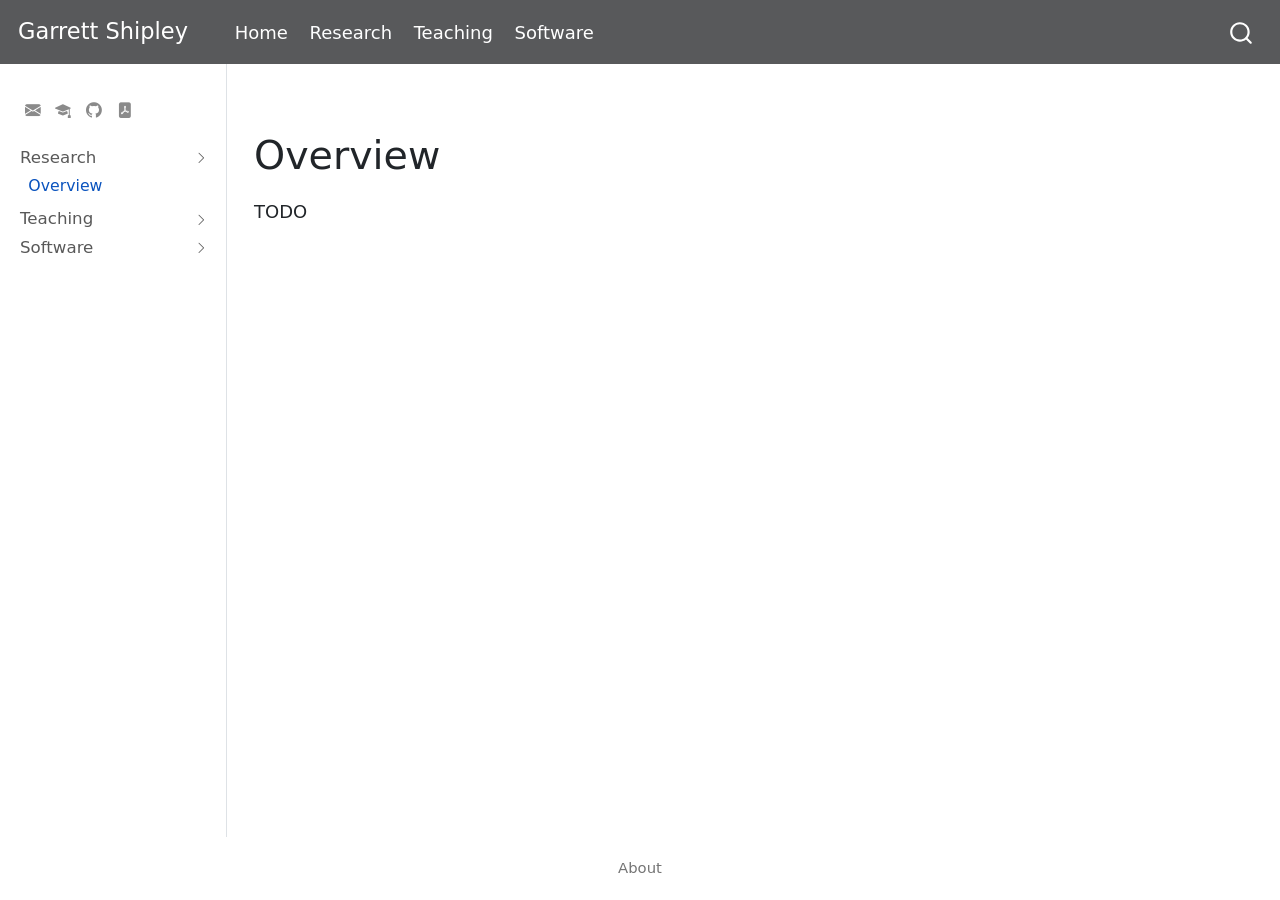
<file: docs/research.html>
<!DOCTYPE html>
<html xmlns="http://www.w3.org/1999/xhtml" lang="en" xml:lang="en"><head>

<meta charset="utf-8">
<meta name="generator" content="quarto-1.2.269">

<meta name="viewport" content="width=device-width, initial-scale=1.0, user-scalable=yes">


<title>Garrett Shipley – research</title>
<style>
code{white-space: pre-wrap;}
span.smallcaps{font-variant: small-caps;}
div.columns{display: flex; gap: min(4vw, 1.5em);}
div.column{flex: auto; overflow-x: auto;}
div.hanging-indent{margin-left: 1.5em; text-indent: -1.5em;}
ul.task-list{list-style: none;}
ul.task-list li input[type="checkbox"] {
  width: 0.8em;
  margin: 0 0.8em 0.2em -1.6em;
  vertical-align: middle;
}
</style>


<script src="../site_libs/quarto-nav/quarto-nav.js"></script>
<script src="../site_libs/quarto-nav/headroom.min.js"></script>
<script src="../site_libs/clipboard/clipboard.min.js"></script>
<script src="../site_libs/quarto-search/autocomplete.umd.js"></script>
<script src="../site_libs/quarto-search/fuse.min.js"></script>
<script src="../site_libs/quarto-search/quarto-search.js"></script>
<meta name="quarto:offset" content="../">
<script src="../site_libs/quarto-html/quarto.js"></script>
<script src="../site_libs/quarto-html/popper.min.js"></script>
<script src="../site_libs/quarto-html/tippy.umd.min.js"></script>
<script src="../site_libs/quarto-html/anchor.min.js"></script>
<link href="../site_libs/quarto-html/tippy.css" rel="stylesheet">
<link href="../site_libs/quarto-html/quarto-syntax-highlighting.css" rel="stylesheet" id="quarto-text-highlighting-styles">
<script src="../site_libs/bootstrap/bootstrap.min.js"></script>
<link href="../site_libs/bootstrap/bootstrap-icons.css" rel="stylesheet">
<link href="../site_libs/bootstrap/bootstrap.min.css" rel="stylesheet" id="quarto-bootstrap" data-mode="light">
<script id="quarto-search-options" type="application/json">{
  "location": "navbar",
  "copy-button": false,
  "collapse-after": 3,
  "panel-placement": "end",
  "type": "overlay",
  "limit": 20,
  "language": {
    "search-no-results-text": "No results",
    "search-matching-documents-text": "matching documents",
    "search-copy-link-title": "Copy link to search",
    "search-hide-matches-text": "Hide additional matches",
    "search-more-match-text": "more match in this document",
    "search-more-matches-text": "more matches in this document",
    "search-clear-button-title": "Clear",
    "search-detached-cancel-button-title": "Cancel",
    "search-submit-button-title": "Submit"
  }
}</script>


<link rel="stylesheet" href="../styles.css">
</head>

<body class="nav-sidebar docked nav-fixed fullcontent">

<div id="quarto-search-results"></div>
  <header id="quarto-header" class="headroom fixed-top">
    <nav class="navbar navbar-expand-lg navbar-dark ">
      <div class="navbar-container container-fluid">
      <div class="navbar-brand-container">
    <a class="navbar-brand" href="../index.html">
    <span class="navbar-title">Garrett Shipley</span>
    </a>
  </div>
          <button class="navbar-toggler" type="button" data-bs-toggle="collapse" data-bs-target="#navbarCollapse" aria-controls="navbarCollapse" aria-expanded="false" aria-label="Toggle navigation" onclick="if (window.quartoToggleHeadroom) { window.quartoToggleHeadroom(); }">
  <span class="navbar-toggler-icon"></span>
</button>
          <div class="collapse navbar-collapse" id="navbarCollapse">
            <ul class="navbar-nav navbar-nav-scroll me-auto">
  <li class="nav-item">
    <a class="nav-link" href="../index.html">
 <span class="menu-text">Home</span></a>
  </li>  
  <li class="nav-item">
    <a class="nav-link active" href="../docs/research.html" aria-current="page">
 <span class="menu-text">Research</span></a>
  </li>  
  <li class="nav-item">
    <a class="nav-link" href="../docs/teaching.html">
 <span class="menu-text">Teaching</span></a>
  </li>  
  <li class="nav-item">
    <a class="nav-link" href="../docs/software.html">
 <span class="menu-text">Software</span></a>
  </li>  
</ul>
              <div id="quarto-search" class="" title="Search"></div>
          </div> <!-- /navcollapse -->
      </div> <!-- /container-fluid -->
    </nav>
  <nav class="quarto-secondary-nav" data-bs-toggle="collapse" data-bs-target="#quarto-sidebar" aria-controls="quarto-sidebar" aria-expanded="false" aria-label="Toggle sidebar navigation" onclick="if (window.quartoToggleHeadroom) { window.quartoToggleHeadroom(); }">
    <div class="container-fluid d-flex justify-content-between">
      <h1 class="quarto-secondary-nav-title"></h1>
      <button type="button" class="quarto-btn-toggle btn" aria-label="Show secondary navigation">
        <i class="bi bi-chevron-right"></i>
      </button>
    </div>
  </nav>
</header>
<!-- content -->
<div id="quarto-content" class="quarto-container page-columns page-rows-contents page-layout-article page-navbar">
<!-- sidebar -->
  <nav id="quarto-sidebar" class="sidebar collapse sidebar-navigation docked overflow-auto">
        <div class="sidebar-tools-main tools-wide">
    <a href="mailto:gshiple2@vols.utk.edu" title="" class="sidebar-tool px-1"><i class="bi bi-envelope-fill"></i></a>
    <a href="https://scholar.google.com/citations?user=BnWtlvUAAAAJ&amp;hl=en&amp;inst=9897619243961157265" title="" class="sidebar-tool px-1"><i class="bi bi-mortarboard-fill"></i></a>
    <a href="https://github.com/garth74" title="" class="sidebar-tool px-1"><i class="bi bi-github"></i></a>
    <a href="https://github.com/garth74/vita/raw/main/vita.pdf" title="" class="sidebar-tool px-1"><i class="bi bi-file-pdf-fill"></i></a>
</div>
    <div class="sidebar-menu-container"> 
    <ul class="list-unstyled mt-1">
        <li class="sidebar-item sidebar-item-section">
      <div class="sidebar-item-container"> 
            <a class="sidebar-item-text sidebar-link text-start" data-bs-toggle="collapse" data-bs-target="#quarto-sidebar-section-1" aria-expanded="true">Research</a>
          <a class="sidebar-item-toggle text-start" data-bs-toggle="collapse" data-bs-target="#quarto-sidebar-section-1" aria-expanded="true">
            <i class="bi bi-chevron-right ms-2"></i>
          </a> 
      </div>
      <ul id="quarto-sidebar-section-1" class="collapse list-unstyled sidebar-section depth1 show">  
          <li class="sidebar-item">
  <div class="sidebar-item-container"> 
  <a href="../docs/research.html" class="sidebar-item-text sidebar-link active">Overview</a>
  </div>
</li>
      </ul>
  </li>
        <li class="sidebar-item sidebar-item-section">
      <div class="sidebar-item-container"> 
            <a class="sidebar-item-text sidebar-link text-start collapsed" data-bs-toggle="collapse" data-bs-target="#quarto-sidebar-section-2" aria-expanded="false">Teaching</a>
          <a class="sidebar-item-toggle text-start collapsed" data-bs-toggle="collapse" data-bs-target="#quarto-sidebar-section-2" aria-expanded="false">
            <i class="bi bi-chevron-right ms-2"></i>
          </a> 
      </div>
      <ul id="quarto-sidebar-section-2" class="collapse list-unstyled sidebar-section depth1 ">  
          <li class="sidebar-item">
  <div class="sidebar-item-container"> 
  <a href="../docs/teaching.html" class="sidebar-item-text sidebar-link">Overview</a>
  </div>
</li>
      </ul>
  </li>
        <li class="sidebar-item sidebar-item-section">
      <div class="sidebar-item-container"> 
            <a class="sidebar-item-text sidebar-link text-start collapsed" data-bs-toggle="collapse" data-bs-target="#quarto-sidebar-section-3" aria-expanded="false">Software</a>
          <a class="sidebar-item-toggle text-start collapsed" data-bs-toggle="collapse" data-bs-target="#quarto-sidebar-section-3" aria-expanded="false">
            <i class="bi bi-chevron-right ms-2"></i>
          </a> 
      </div>
      <ul id="quarto-sidebar-section-3" class="collapse list-unstyled sidebar-section depth1 ">  
          <li class="sidebar-item">
  <div class="sidebar-item-container"> 
  <a href="../docs/software.html" class="sidebar-item-text sidebar-link">Overview</a>
  </div>
</li>
      </ul>
  </li>
    </ul>
    </div>
</nav>
<!-- margin-sidebar -->
    
<!-- main -->
<main class="content" id="quarto-document-content">



<section id="overview" class="level1">
<h1>Overview</h1>
<p>TODO</p>


</section>

</main> <!-- /main -->
<script id="quarto-html-after-body" type="application/javascript">
window.document.addEventListener("DOMContentLoaded", function (event) {
  const toggleBodyColorMode = (bsSheetEl) => {
    const mode = bsSheetEl.getAttribute("data-mode");
    const bodyEl = window.document.querySelector("body");
    if (mode === "dark") {
      bodyEl.classList.add("quarto-dark");
      bodyEl.classList.remove("quarto-light");
    } else {
      bodyEl.classList.add("quarto-light");
      bodyEl.classList.remove("quarto-dark");
    }
  }
  const toggleBodyColorPrimary = () => {
    const bsSheetEl = window.document.querySelector("link#quarto-bootstrap");
    if (bsSheetEl) {
      toggleBodyColorMode(bsSheetEl);
    }
  }
  toggleBodyColorPrimary();  
  const icon = "";
  const anchorJS = new window.AnchorJS();
  anchorJS.options = {
    placement: 'right',
    icon: icon
  };
  anchorJS.add('.anchored');
  const clipboard = new window.ClipboardJS('.code-copy-button', {
    target: function(trigger) {
      return trigger.previousElementSibling;
    }
  });
  clipboard.on('success', function(e) {
    // button target
    const button = e.trigger;
    // don't keep focus
    button.blur();
    // flash "checked"
    button.classList.add('code-copy-button-checked');
    var currentTitle = button.getAttribute("title");
    button.setAttribute("title", "Copied!");
    let tooltip;
    if (window.bootstrap) {
      button.setAttribute("data-bs-toggle", "tooltip");
      button.setAttribute("data-bs-placement", "left");
      button.setAttribute("data-bs-title", "Copied!");
      tooltip = new bootstrap.Tooltip(button, 
        { trigger: "manual", 
          customClass: "code-copy-button-tooltip",
          offset: [0, -8]});
      tooltip.show();    
    }
    setTimeout(function() {
      if (tooltip) {
        tooltip.hide();
        button.removeAttribute("data-bs-title");
        button.removeAttribute("data-bs-toggle");
        button.removeAttribute("data-bs-placement");
      }
      button.setAttribute("title", currentTitle);
      button.classList.remove('code-copy-button-checked');
    }, 1000);
    // clear code selection
    e.clearSelection();
  });
  function tippyHover(el, contentFn) {
    const config = {
      allowHTML: true,
      content: contentFn,
      maxWidth: 500,
      delay: 100,
      arrow: false,
      appendTo: function(el) {
          return el.parentElement;
      },
      interactive: true,
      interactiveBorder: 10,
      theme: 'quarto',
      placement: 'bottom-start'
    };
    window.tippy(el, config); 
  }
  const noterefs = window.document.querySelectorAll('a[role="doc-noteref"]');
  for (var i=0; i<noterefs.length; i++) {
    const ref = noterefs[i];
    tippyHover(ref, function() {
      // use id or data attribute instead here
      let href = ref.getAttribute('data-footnote-href') || ref.getAttribute('href');
      try { href = new URL(href).hash; } catch {}
      const id = href.replace(/^#\/?/, "");
      const note = window.document.getElementById(id);
      return note.innerHTML;
    });
  }
  const findCites = (el) => {
    const parentEl = el.parentElement;
    if (parentEl) {
      const cites = parentEl.dataset.cites;
      if (cites) {
        return {
          el,
          cites: cites.split(' ')
        };
      } else {
        return findCites(el.parentElement)
      }
    } else {
      return undefined;
    }
  };
  var bibliorefs = window.document.querySelectorAll('a[role="doc-biblioref"]');
  for (var i=0; i<bibliorefs.length; i++) {
    const ref = bibliorefs[i];
    const citeInfo = findCites(ref);
    if (citeInfo) {
      tippyHover(citeInfo.el, function() {
        var popup = window.document.createElement('div');
        citeInfo.cites.forEach(function(cite) {
          var citeDiv = window.document.createElement('div');
          citeDiv.classList.add('hanging-indent');
          citeDiv.classList.add('csl-entry');
          var biblioDiv = window.document.getElementById('ref-' + cite);
          if (biblioDiv) {
            citeDiv.innerHTML = biblioDiv.innerHTML;
          }
          popup.appendChild(citeDiv);
        });
        return popup.innerHTML;
      });
    }
  }
    var localhostRegex = new RegExp(/^(?:http|https):\/\/localhost\:?[0-9]*\//);
      var filterRegex = new RegExp(/https:\/\/garth74\.github\.io\//);
    var isInternal = (href) => {
        return filterRegex.test(href) || localhostRegex.test(href);
    }
    // Inspect non-navigation links and adorn them if external
    var links = window.document.querySelectorAll('a:not(.nav-link):not(.navbar-brand):not(.toc-action):not(.sidebar-link):not(.sidebar-item-toggle):not(.pagination-link):not(.no-external):not([aria-hidden]):not(.dropdown-item)');
    for (var i=0; i<links.length; i++) {
      const link = links[i];
      if (!isInternal(link.href)) {
          // target, if specified
          link.setAttribute("target", "_blank");
      }
    }
});
</script>
</div> <!-- /content -->
<footer class="footer">
  <div class="nav-footer">
      <div class="nav-footer-center">
        <ul class="footer-items list-unstyled">
    <li class="nav-item">
    <a class="nav-link" href="../docs/about.html">About</a>
  </li>  
</ul>
      </div>
  </div>
</footer>



</body></html>
</file>
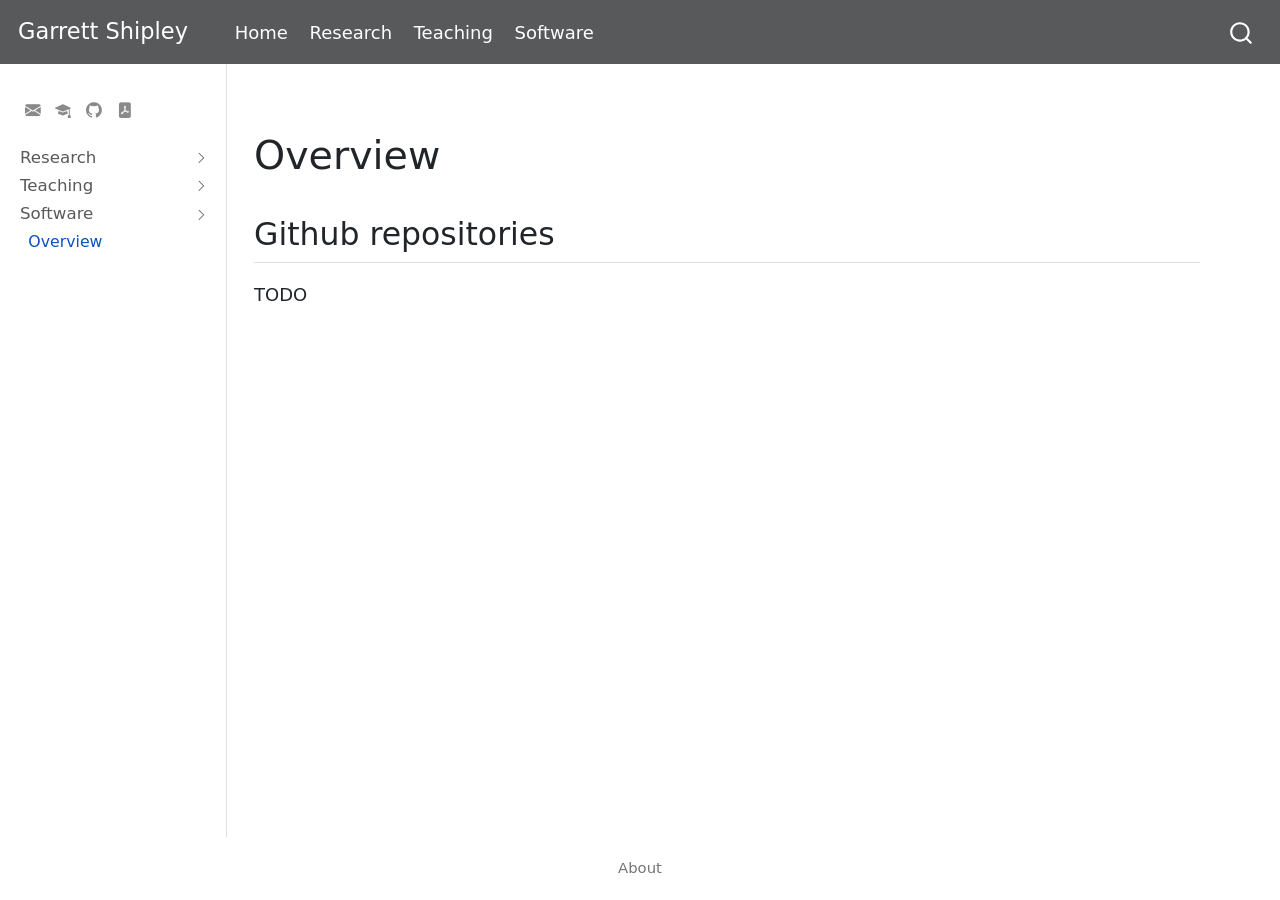
<file: docs/software.html>
<!DOCTYPE html>
<html xmlns="http://www.w3.org/1999/xhtml" lang="en" xml:lang="en"><head>

<meta charset="utf-8">
<meta name="generator" content="quarto-1.2.269">

<meta name="viewport" content="width=device-width, initial-scale=1.0, user-scalable=yes">


<title>Garrett Shipley – software</title>
<style>
code{white-space: pre-wrap;}
span.smallcaps{font-variant: small-caps;}
div.columns{display: flex; gap: min(4vw, 1.5em);}
div.column{flex: auto; overflow-x: auto;}
div.hanging-indent{margin-left: 1.5em; text-indent: -1.5em;}
ul.task-list{list-style: none;}
ul.task-list li input[type="checkbox"] {
  width: 0.8em;
  margin: 0 0.8em 0.2em -1.6em;
  vertical-align: middle;
}
</style>


<script src="../site_libs/quarto-nav/quarto-nav.js"></script>
<script src="../site_libs/quarto-nav/headroom.min.js"></script>
<script src="../site_libs/clipboard/clipboard.min.js"></script>
<script src="../site_libs/quarto-search/autocomplete.umd.js"></script>
<script src="../site_libs/quarto-search/fuse.min.js"></script>
<script src="../site_libs/quarto-search/quarto-search.js"></script>
<meta name="quarto:offset" content="../">
<script src="../site_libs/quarto-html/quarto.js"></script>
<script src="../site_libs/quarto-html/popper.min.js"></script>
<script src="../site_libs/quarto-html/tippy.umd.min.js"></script>
<script src="../site_libs/quarto-html/anchor.min.js"></script>
<link href="../site_libs/quarto-html/tippy.css" rel="stylesheet">
<link href="../site_libs/quarto-html/quarto-syntax-highlighting.css" rel="stylesheet" id="quarto-text-highlighting-styles">
<script src="../site_libs/bootstrap/bootstrap.min.js"></script>
<link href="../site_libs/bootstrap/bootstrap-icons.css" rel="stylesheet">
<link href="../site_libs/bootstrap/bootstrap.min.css" rel="stylesheet" id="quarto-bootstrap" data-mode="light">
<script id="quarto-search-options" type="application/json">{
  "location": "navbar",
  "copy-button": false,
  "collapse-after": 3,
  "panel-placement": "end",
  "type": "overlay",
  "limit": 20,
  "language": {
    "search-no-results-text": "No results",
    "search-matching-documents-text": "matching documents",
    "search-copy-link-title": "Copy link to search",
    "search-hide-matches-text": "Hide additional matches",
    "search-more-match-text": "more match in this document",
    "search-more-matches-text": "more matches in this document",
    "search-clear-button-title": "Clear",
    "search-detached-cancel-button-title": "Cancel",
    "search-submit-button-title": "Submit"
  }
}</script>


<link rel="stylesheet" href="../styles.css">
</head>

<body class="nav-sidebar docked nav-fixed fullcontent">

<div id="quarto-search-results"></div>
  <header id="quarto-header" class="headroom fixed-top">
    <nav class="navbar navbar-expand-lg navbar-dark ">
      <div class="navbar-container container-fluid">
      <div class="navbar-brand-container">
    <a class="navbar-brand" href="../index.html">
    <span class="navbar-title">Garrett Shipley</span>
    </a>
  </div>
          <button class="navbar-toggler" type="button" data-bs-toggle="collapse" data-bs-target="#navbarCollapse" aria-controls="navbarCollapse" aria-expanded="false" aria-label="Toggle navigation" onclick="if (window.quartoToggleHeadroom) { window.quartoToggleHeadroom(); }">
  <span class="navbar-toggler-icon"></span>
</button>
          <div class="collapse navbar-collapse" id="navbarCollapse">
            <ul class="navbar-nav navbar-nav-scroll me-auto">
  <li class="nav-item">
    <a class="nav-link" href="../index.html">
 <span class="menu-text">Home</span></a>
  </li>  
  <li class="nav-item">
    <a class="nav-link active" href="../docs/research.html" aria-current="page">
 <span class="menu-text">Research</span></a>
  </li>  
  <li class="nav-item">
    <a class="nav-link" href="../docs/teaching.html">
 <span class="menu-text">Teaching</span></a>
  </li>  
  <li class="nav-item">
    <a class="nav-link" href="../docs/software.html">
 <span class="menu-text">Software</span></a>
  </li>  
</ul>
              <div id="quarto-search" class="" title="Search"></div>
          </div> <!-- /navcollapse -->
      </div> <!-- /container-fluid -->
    </nav>
  <nav class="quarto-secondary-nav" data-bs-toggle="collapse" data-bs-target="#quarto-sidebar" aria-controls="quarto-sidebar" aria-expanded="false" aria-label="Toggle sidebar navigation" onclick="if (window.quartoToggleHeadroom) { window.quartoToggleHeadroom(); }">
    <div class="container-fluid d-flex justify-content-between">
      <h1 class="quarto-secondary-nav-title"></h1>
      <button type="button" class="quarto-btn-toggle btn" aria-label="Show secondary navigation">
        <i class="bi bi-chevron-right"></i>
      </button>
    </div>
  </nav>
</header>
<!-- content -->
<div id="quarto-content" class="quarto-container page-columns page-rows-contents page-layout-article page-navbar">
<!-- sidebar -->
  <nav id="quarto-sidebar" class="sidebar collapse sidebar-navigation docked overflow-auto">
        <div class="sidebar-tools-main tools-wide">
    <a href="mailto:gshiple2@vols.utk.edu" title="" class="sidebar-tool px-1"><i class="bi bi-envelope-fill"></i></a>
    <a href="https://scholar.google.com/citations?user=BnWtlvUAAAAJ&amp;hl=en&amp;inst=9897619243961157265" title="" class="sidebar-tool px-1"><i class="bi bi-mortarboard-fill"></i></a>
    <a href="https://github.com/garth74" title="" class="sidebar-tool px-1"><i class="bi bi-github"></i></a>
    <a href="https://github.com/garth74/vita/raw/main/vita.pdf" title="" class="sidebar-tool px-1"><i class="bi bi-file-pdf-fill"></i></a>
</div>
    <div class="sidebar-menu-container"> 
    <ul class="list-unstyled mt-1">
        <li class="sidebar-item sidebar-item-section">
      <div class="sidebar-item-container"> 
            <a class="sidebar-item-text sidebar-link text-start collapsed" data-bs-toggle="collapse" data-bs-target="#quarto-sidebar-section-1" aria-expanded="false">Research</a>
          <a class="sidebar-item-toggle text-start collapsed" data-bs-toggle="collapse" data-bs-target="#quarto-sidebar-section-1" aria-expanded="false">
            <i class="bi bi-chevron-right ms-2"></i>
          </a> 
      </div>
      <ul id="quarto-sidebar-section-1" class="collapse list-unstyled sidebar-section depth1 ">  
          <li class="sidebar-item">
  <div class="sidebar-item-container"> 
  <a href="../docs/research.html" class="sidebar-item-text sidebar-link">Overview</a>
  </div>
</li>
      </ul>
  </li>
        <li class="sidebar-item sidebar-item-section">
      <div class="sidebar-item-container"> 
            <a class="sidebar-item-text sidebar-link text-start collapsed" data-bs-toggle="collapse" data-bs-target="#quarto-sidebar-section-2" aria-expanded="false">Teaching</a>
          <a class="sidebar-item-toggle text-start collapsed" data-bs-toggle="collapse" data-bs-target="#quarto-sidebar-section-2" aria-expanded="false">
            <i class="bi bi-chevron-right ms-2"></i>
          </a> 
      </div>
      <ul id="quarto-sidebar-section-2" class="collapse list-unstyled sidebar-section depth1 ">  
          <li class="sidebar-item">
  <div class="sidebar-item-container"> 
  <a href="../docs/teaching.html" class="sidebar-item-text sidebar-link">Overview</a>
  </div>
</li>
      </ul>
  </li>
        <li class="sidebar-item sidebar-item-section">
      <div class="sidebar-item-container"> 
            <a class="sidebar-item-text sidebar-link text-start" data-bs-toggle="collapse" data-bs-target="#quarto-sidebar-section-3" aria-expanded="true">Software</a>
          <a class="sidebar-item-toggle text-start" data-bs-toggle="collapse" data-bs-target="#quarto-sidebar-section-3" aria-expanded="true">
            <i class="bi bi-chevron-right ms-2"></i>
          </a> 
      </div>
      <ul id="quarto-sidebar-section-3" class="collapse list-unstyled sidebar-section depth1 show">  
          <li class="sidebar-item">
  <div class="sidebar-item-container"> 
  <a href="../docs/software.html" class="sidebar-item-text sidebar-link active">Overview</a>
  </div>
</li>
      </ul>
  </li>
    </ul>
    </div>
</nav>
<!-- margin-sidebar -->
    
<!-- main -->
<main class="content" id="quarto-document-content">



<section id="overview" class="level1">
<h1>Overview</h1>
<section id="github-repositories" class="level2">
<h2 class="anchored" data-anchor-id="github-repositories">Github repositories</h2>
<p>TODO</p>


</section>
</section>

</main> <!-- /main -->
<script id="quarto-html-after-body" type="application/javascript">
window.document.addEventListener("DOMContentLoaded", function (event) {
  const toggleBodyColorMode = (bsSheetEl) => {
    const mode = bsSheetEl.getAttribute("data-mode");
    const bodyEl = window.document.querySelector("body");
    if (mode === "dark") {
      bodyEl.classList.add("quarto-dark");
      bodyEl.classList.remove("quarto-light");
    } else {
      bodyEl.classList.add("quarto-light");
      bodyEl.classList.remove("quarto-dark");
    }
  }
  const toggleBodyColorPrimary = () => {
    const bsSheetEl = window.document.querySelector("link#quarto-bootstrap");
    if (bsSheetEl) {
      toggleBodyColorMode(bsSheetEl);
    }
  }
  toggleBodyColorPrimary();  
  const icon = "";
  const anchorJS = new window.AnchorJS();
  anchorJS.options = {
    placement: 'right',
    icon: icon
  };
  anchorJS.add('.anchored');
  const clipboard = new window.ClipboardJS('.code-copy-button', {
    target: function(trigger) {
      return trigger.previousElementSibling;
    }
  });
  clipboard.on('success', function(e) {
    // button target
    const button = e.trigger;
    // don't keep focus
    button.blur();
    // flash "checked"
    button.classList.add('code-copy-button-checked');
    var currentTitle = button.getAttribute("title");
    button.setAttribute("title", "Copied!");
    let tooltip;
    if (window.bootstrap) {
      button.setAttribute("data-bs-toggle", "tooltip");
      button.setAttribute("data-bs-placement", "left");
      button.setAttribute("data-bs-title", "Copied!");
      tooltip = new bootstrap.Tooltip(button, 
        { trigger: "manual", 
          customClass: "code-copy-button-tooltip",
          offset: [0, -8]});
      tooltip.show();    
    }
    setTimeout(function() {
      if (tooltip) {
        tooltip.hide();
        button.removeAttribute("data-bs-title");
        button.removeAttribute("data-bs-toggle");
        button.removeAttribute("data-bs-placement");
      }
      button.setAttribute("title", currentTitle);
      button.classList.remove('code-copy-button-checked');
    }, 1000);
    // clear code selection
    e.clearSelection();
  });
  function tippyHover(el, contentFn) {
    const config = {
      allowHTML: true,
      content: contentFn,
      maxWidth: 500,
      delay: 100,
      arrow: false,
      appendTo: function(el) {
          return el.parentElement;
      },
      interactive: true,
      interactiveBorder: 10,
      theme: 'quarto',
      placement: 'bottom-start'
    };
    window.tippy(el, config); 
  }
  const noterefs = window.document.querySelectorAll('a[role="doc-noteref"]');
  for (var i=0; i<noterefs.length; i++) {
    const ref = noterefs[i];
    tippyHover(ref, function() {
      // use id or data attribute instead here
      let href = ref.getAttribute('data-footnote-href') || ref.getAttribute('href');
      try { href = new URL(href).hash; } catch {}
      const id = href.replace(/^#\/?/, "");
      const note = window.document.getElementById(id);
      return note.innerHTML;
    });
  }
  const findCites = (el) => {
    const parentEl = el.parentElement;
    if (parentEl) {
      const cites = parentEl.dataset.cites;
      if (cites) {
        return {
          el,
          cites: cites.split(' ')
        };
      } else {
        return findCites(el.parentElement)
      }
    } else {
      return undefined;
    }
  };
  var bibliorefs = window.document.querySelectorAll('a[role="doc-biblioref"]');
  for (var i=0; i<bibliorefs.length; i++) {
    const ref = bibliorefs[i];
    const citeInfo = findCites(ref);
    if (citeInfo) {
      tippyHover(citeInfo.el, function() {
        var popup = window.document.createElement('div');
        citeInfo.cites.forEach(function(cite) {
          var citeDiv = window.document.createElement('div');
          citeDiv.classList.add('hanging-indent');
          citeDiv.classList.add('csl-entry');
          var biblioDiv = window.document.getElementById('ref-' + cite);
          if (biblioDiv) {
            citeDiv.innerHTML = biblioDiv.innerHTML;
          }
          popup.appendChild(citeDiv);
        });
        return popup.innerHTML;
      });
    }
  }
    var localhostRegex = new RegExp(/^(?:http|https):\/\/localhost\:?[0-9]*\//);
      var filterRegex = new RegExp(/https:\/\/garth74\.github\.io\//);
    var isInternal = (href) => {
        return filterRegex.test(href) || localhostRegex.test(href);
    }
    // Inspect non-navigation links and adorn them if external
    var links = window.document.querySelectorAll('a:not(.nav-link):not(.navbar-brand):not(.toc-action):not(.sidebar-link):not(.sidebar-item-toggle):not(.pagination-link):not(.no-external):not([aria-hidden]):not(.dropdown-item)');
    for (var i=0; i<links.length; i++) {
      const link = links[i];
      if (!isInternal(link.href)) {
          // target, if specified
          link.setAttribute("target", "_blank");
      }
    }
});
</script>
</div> <!-- /content -->
<footer class="footer">
  <div class="nav-footer">
      <div class="nav-footer-center">
        <ul class="footer-items list-unstyled">
    <li class="nav-item">
    <a class="nav-link" href="../docs/about.html">About</a>
  </li>  
</ul>
      </div>
  </div>
</footer>



</body></html>
</file>
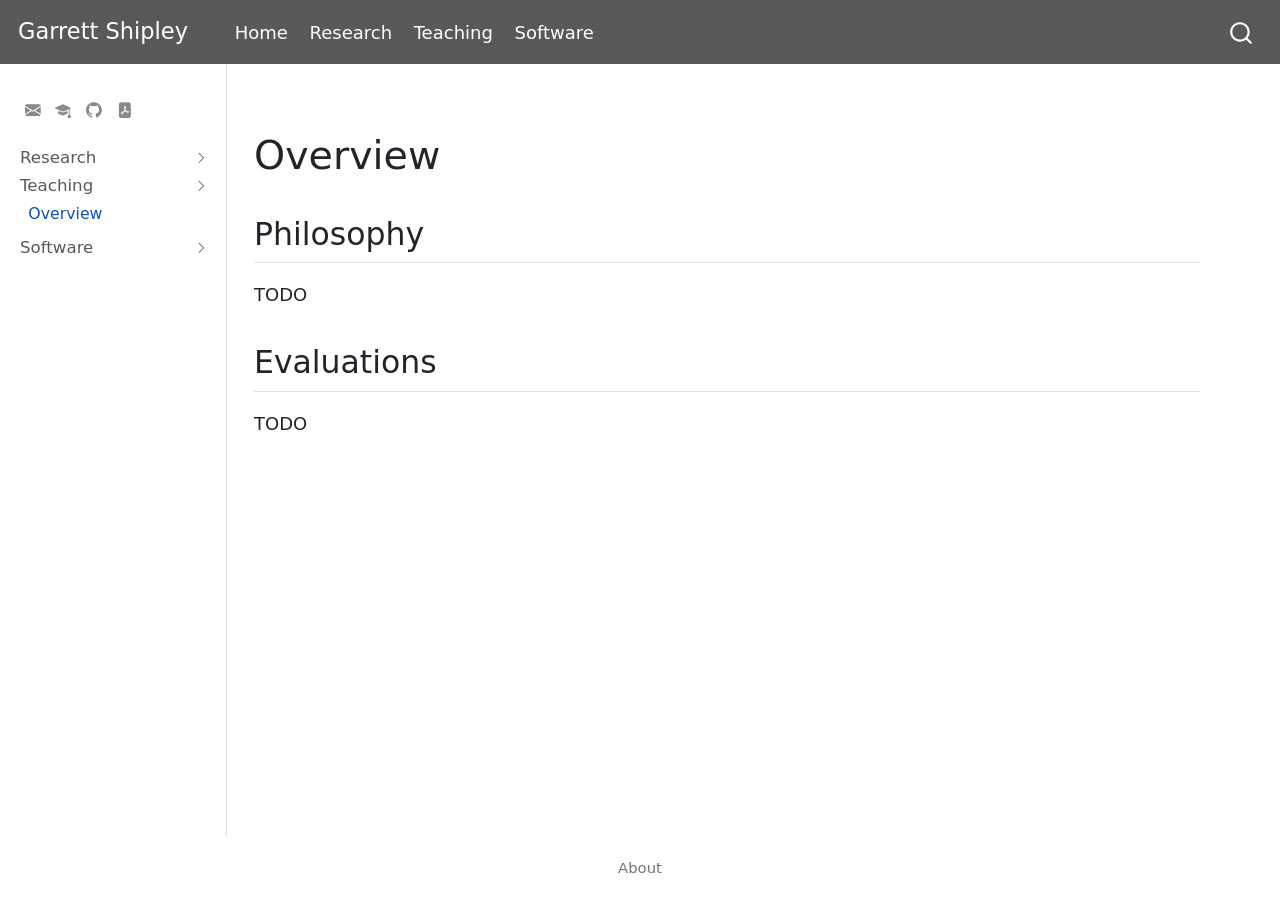
<file: docs/teaching.html>
<!DOCTYPE html>
<html xmlns="http://www.w3.org/1999/xhtml" lang="en" xml:lang="en"><head>

<meta charset="utf-8">
<meta name="generator" content="quarto-1.2.269">

<meta name="viewport" content="width=device-width, initial-scale=1.0, user-scalable=yes">


<title>Garrett Shipley – teaching</title>
<style>
code{white-space: pre-wrap;}
span.smallcaps{font-variant: small-caps;}
div.columns{display: flex; gap: min(4vw, 1.5em);}
div.column{flex: auto; overflow-x: auto;}
div.hanging-indent{margin-left: 1.5em; text-indent: -1.5em;}
ul.task-list{list-style: none;}
ul.task-list li input[type="checkbox"] {
  width: 0.8em;
  margin: 0 0.8em 0.2em -1.6em;
  vertical-align: middle;
}
</style>


<script src="../site_libs/quarto-nav/quarto-nav.js"></script>
<script src="../site_libs/quarto-nav/headroom.min.js"></script>
<script src="../site_libs/clipboard/clipboard.min.js"></script>
<script src="../site_libs/quarto-search/autocomplete.umd.js"></script>
<script src="../site_libs/quarto-search/fuse.min.js"></script>
<script src="../site_libs/quarto-search/quarto-search.js"></script>
<meta name="quarto:offset" content="../">
<script src="../site_libs/quarto-html/quarto.js"></script>
<script src="../site_libs/quarto-html/popper.min.js"></script>
<script src="../site_libs/quarto-html/tippy.umd.min.js"></script>
<script src="../site_libs/quarto-html/anchor.min.js"></script>
<link href="../site_libs/quarto-html/tippy.css" rel="stylesheet">
<link href="../site_libs/quarto-html/quarto-syntax-highlighting.css" rel="stylesheet" id="quarto-text-highlighting-styles">
<script src="../site_libs/bootstrap/bootstrap.min.js"></script>
<link href="../site_libs/bootstrap/bootstrap-icons.css" rel="stylesheet">
<link href="../site_libs/bootstrap/bootstrap.min.css" rel="stylesheet" id="quarto-bootstrap" data-mode="light">
<script id="quarto-search-options" type="application/json">{
  "location": "navbar",
  "copy-button": false,
  "collapse-after": 3,
  "panel-placement": "end",
  "type": "overlay",
  "limit": 20,
  "language": {
    "search-no-results-text": "No results",
    "search-matching-documents-text": "matching documents",
    "search-copy-link-title": "Copy link to search",
    "search-hide-matches-text": "Hide additional matches",
    "search-more-match-text": "more match in this document",
    "search-more-matches-text": "more matches in this document",
    "search-clear-button-title": "Clear",
    "search-detached-cancel-button-title": "Cancel",
    "search-submit-button-title": "Submit"
  }
}</script>


<link rel="stylesheet" href="../styles.css">
</head>

<body class="nav-sidebar docked nav-fixed fullcontent">

<div id="quarto-search-results"></div>
  <header id="quarto-header" class="headroom fixed-top">
    <nav class="navbar navbar-expand-lg navbar-dark ">
      <div class="navbar-container container-fluid">
      <div class="navbar-brand-container">
    <a class="navbar-brand" href="../index.html">
    <span class="navbar-title">Garrett Shipley</span>
    </a>
  </div>
          <button class="navbar-toggler" type="button" data-bs-toggle="collapse" data-bs-target="#navbarCollapse" aria-controls="navbarCollapse" aria-expanded="false" aria-label="Toggle navigation" onclick="if (window.quartoToggleHeadroom) { window.quartoToggleHeadroom(); }">
  <span class="navbar-toggler-icon"></span>
</button>
          <div class="collapse navbar-collapse" id="navbarCollapse">
            <ul class="navbar-nav navbar-nav-scroll me-auto">
  <li class="nav-item">
    <a class="nav-link" href="../index.html">
 <span class="menu-text">Home</span></a>
  </li>  
  <li class="nav-item">
    <a class="nav-link active" href="../docs/research.html" aria-current="page">
 <span class="menu-text">Research</span></a>
  </li>  
  <li class="nav-item">
    <a class="nav-link" href="../docs/teaching.html">
 <span class="menu-text">Teaching</span></a>
  </li>  
  <li class="nav-item">
    <a class="nav-link" href="../docs/software.html">
 <span class="menu-text">Software</span></a>
  </li>  
</ul>
              <div id="quarto-search" class="" title="Search"></div>
          </div> <!-- /navcollapse -->
      </div> <!-- /container-fluid -->
    </nav>
  <nav class="quarto-secondary-nav" data-bs-toggle="collapse" data-bs-target="#quarto-sidebar" aria-controls="quarto-sidebar" aria-expanded="false" aria-label="Toggle sidebar navigation" onclick="if (window.quartoToggleHeadroom) { window.quartoToggleHeadroom(); }">
    <div class="container-fluid d-flex justify-content-between">
      <h1 class="quarto-secondary-nav-title"></h1>
      <button type="button" class="quarto-btn-toggle btn" aria-label="Show secondary navigation">
        <i class="bi bi-chevron-right"></i>
      </button>
    </div>
  </nav>
</header>
<!-- content -->
<div id="quarto-content" class="quarto-container page-columns page-rows-contents page-layout-article page-navbar">
<!-- sidebar -->
  <nav id="quarto-sidebar" class="sidebar collapse sidebar-navigation docked overflow-auto">
        <div class="sidebar-tools-main tools-wide">
    <a href="mailto:gshiple2@vols.utk.edu" title="" class="sidebar-tool px-1"><i class="bi bi-envelope-fill"></i></a>
    <a href="https://scholar.google.com/citations?user=BnWtlvUAAAAJ&amp;hl=en&amp;inst=9897619243961157265" title="" class="sidebar-tool px-1"><i class="bi bi-mortarboard-fill"></i></a>
    <a href="https://github.com/garth74" title="" class="sidebar-tool px-1"><i class="bi bi-github"></i></a>
    <a href="https://github.com/garth74/vita/raw/main/vita.pdf" title="" class="sidebar-tool px-1"><i class="bi bi-file-pdf-fill"></i></a>
</div>
    <div class="sidebar-menu-container"> 
    <ul class="list-unstyled mt-1">
        <li class="sidebar-item sidebar-item-section">
      <div class="sidebar-item-container"> 
            <a class="sidebar-item-text sidebar-link text-start collapsed" data-bs-toggle="collapse" data-bs-target="#quarto-sidebar-section-1" aria-expanded="false">Research</a>
          <a class="sidebar-item-toggle text-start collapsed" data-bs-toggle="collapse" data-bs-target="#quarto-sidebar-section-1" aria-expanded="false">
            <i class="bi bi-chevron-right ms-2"></i>
          </a> 
      </div>
      <ul id="quarto-sidebar-section-1" class="collapse list-unstyled sidebar-section depth1 ">  
          <li class="sidebar-item">
  <div class="sidebar-item-container"> 
  <a href="../docs/research.html" class="sidebar-item-text sidebar-link">Overview</a>
  </div>
</li>
      </ul>
  </li>
        <li class="sidebar-item sidebar-item-section">
      <div class="sidebar-item-container"> 
            <a class="sidebar-item-text sidebar-link text-start" data-bs-toggle="collapse" data-bs-target="#quarto-sidebar-section-2" aria-expanded="true">Teaching</a>
          <a class="sidebar-item-toggle text-start" data-bs-toggle="collapse" data-bs-target="#quarto-sidebar-section-2" aria-expanded="true">
            <i class="bi bi-chevron-right ms-2"></i>
          </a> 
      </div>
      <ul id="quarto-sidebar-section-2" class="collapse list-unstyled sidebar-section depth1 show">  
          <li class="sidebar-item">
  <div class="sidebar-item-container"> 
  <a href="../docs/teaching.html" class="sidebar-item-text sidebar-link active">Overview</a>
  </div>
</li>
      </ul>
  </li>
        <li class="sidebar-item sidebar-item-section">
      <div class="sidebar-item-container"> 
            <a class="sidebar-item-text sidebar-link text-start collapsed" data-bs-toggle="collapse" data-bs-target="#quarto-sidebar-section-3" aria-expanded="false">Software</a>
          <a class="sidebar-item-toggle text-start collapsed" data-bs-toggle="collapse" data-bs-target="#quarto-sidebar-section-3" aria-expanded="false">
            <i class="bi bi-chevron-right ms-2"></i>
          </a> 
      </div>
      <ul id="quarto-sidebar-section-3" class="collapse list-unstyled sidebar-section depth1 ">  
          <li class="sidebar-item">
  <div class="sidebar-item-container"> 
  <a href="../docs/software.html" class="sidebar-item-text sidebar-link">Overview</a>
  </div>
</li>
      </ul>
  </li>
    </ul>
    </div>
</nav>
<!-- margin-sidebar -->
    
<!-- main -->
<main class="content" id="quarto-document-content">



<section id="overview" class="level1">
<h1>Overview</h1>
<section id="philosophy" class="level2">
<h2 class="anchored" data-anchor-id="philosophy">Philosophy</h2>
<p>TODO</p>
</section>
<section id="evaluations" class="level2">
<h2 class="anchored" data-anchor-id="evaluations">Evaluations</h2>
<p>TODO</p>


</section>
</section>

</main> <!-- /main -->
<script id="quarto-html-after-body" type="application/javascript">
window.document.addEventListener("DOMContentLoaded", function (event) {
  const toggleBodyColorMode = (bsSheetEl) => {
    const mode = bsSheetEl.getAttribute("data-mode");
    const bodyEl = window.document.querySelector("body");
    if (mode === "dark") {
      bodyEl.classList.add("quarto-dark");
      bodyEl.classList.remove("quarto-light");
    } else {
      bodyEl.classList.add("quarto-light");
      bodyEl.classList.remove("quarto-dark");
    }
  }
  const toggleBodyColorPrimary = () => {
    const bsSheetEl = window.document.querySelector("link#quarto-bootstrap");
    if (bsSheetEl) {
      toggleBodyColorMode(bsSheetEl);
    }
  }
  toggleBodyColorPrimary();  
  const icon = "";
  const anchorJS = new window.AnchorJS();
  anchorJS.options = {
    placement: 'right',
    icon: icon
  };
  anchorJS.add('.anchored');
  const clipboard = new window.ClipboardJS('.code-copy-button', {
    target: function(trigger) {
      return trigger.previousElementSibling;
    }
  });
  clipboard.on('success', function(e) {
    // button target
    const button = e.trigger;
    // don't keep focus
    button.blur();
    // flash "checked"
    button.classList.add('code-copy-button-checked');
    var currentTitle = button.getAttribute("title");
    button.setAttribute("title", "Copied!");
    let tooltip;
    if (window.bootstrap) {
      button.setAttribute("data-bs-toggle", "tooltip");
      button.setAttribute("data-bs-placement", "left");
      button.setAttribute("data-bs-title", "Copied!");
      tooltip = new bootstrap.Tooltip(button, 
        { trigger: "manual", 
          customClass: "code-copy-button-tooltip",
          offset: [0, -8]});
      tooltip.show();    
    }
    setTimeout(function() {
      if (tooltip) {
        tooltip.hide();
        button.removeAttribute("data-bs-title");
        button.removeAttribute("data-bs-toggle");
        button.removeAttribute("data-bs-placement");
      }
      button.setAttribute("title", currentTitle);
      button.classList.remove('code-copy-button-checked');
    }, 1000);
    // clear code selection
    e.clearSelection();
  });
  function tippyHover(el, contentFn) {
    const config = {
      allowHTML: true,
      content: contentFn,
      maxWidth: 500,
      delay: 100,
      arrow: false,
      appendTo: function(el) {
          return el.parentElement;
      },
      interactive: true,
      interactiveBorder: 10,
      theme: 'quarto',
      placement: 'bottom-start'
    };
    window.tippy(el, config); 
  }
  const noterefs = window.document.querySelectorAll('a[role="doc-noteref"]');
  for (var i=0; i<noterefs.length; i++) {
    const ref = noterefs[i];
    tippyHover(ref, function() {
      // use id or data attribute instead here
      let href = ref.getAttribute('data-footnote-href') || ref.getAttribute('href');
      try { href = new URL(href).hash; } catch {}
      const id = href.replace(/^#\/?/, "");
      const note = window.document.getElementById(id);
      return note.innerHTML;
    });
  }
  const findCites = (el) => {
    const parentEl = el.parentElement;
    if (parentEl) {
      const cites = parentEl.dataset.cites;
      if (cites) {
        return {
          el,
          cites: cites.split(' ')
        };
      } else {
        return findCites(el.parentElement)
      }
    } else {
      return undefined;
    }
  };
  var bibliorefs = window.document.querySelectorAll('a[role="doc-biblioref"]');
  for (var i=0; i<bibliorefs.length; i++) {
    const ref = bibliorefs[i];
    const citeInfo = findCites(ref);
    if (citeInfo) {
      tippyHover(citeInfo.el, function() {
        var popup = window.document.createElement('div');
        citeInfo.cites.forEach(function(cite) {
          var citeDiv = window.document.createElement('div');
          citeDiv.classList.add('hanging-indent');
          citeDiv.classList.add('csl-entry');
          var biblioDiv = window.document.getElementById('ref-' + cite);
          if (biblioDiv) {
            citeDiv.innerHTML = biblioDiv.innerHTML;
          }
          popup.appendChild(citeDiv);
        });
        return popup.innerHTML;
      });
    }
  }
    var localhostRegex = new RegExp(/^(?:http|https):\/\/localhost\:?[0-9]*\//);
      var filterRegex = new RegExp(/https:\/\/garth74\.github\.io\//);
    var isInternal = (href) => {
        return filterRegex.test(href) || localhostRegex.test(href);
    }
    // Inspect non-navigation links and adorn them if external
    var links = window.document.querySelectorAll('a:not(.nav-link):not(.navbar-brand):not(.toc-action):not(.sidebar-link):not(.sidebar-item-toggle):not(.pagination-link):not(.no-external):not([aria-hidden]):not(.dropdown-item)');
    for (var i=0; i<links.length; i++) {
      const link = links[i];
      if (!isInternal(link.href)) {
          // target, if specified
          link.setAttribute("target", "_blank");
      }
    }
});
</script>
</div> <!-- /content -->
<footer class="footer">
  <div class="nav-footer">
      <div class="nav-footer-center">
        <ul class="footer-items list-unstyled">
    <li class="nav-item">
    <a class="nav-link" href="../docs/about.html">About</a>
  </li>  
</ul>
      </div>
  </div>
</footer>



</body></html>
</file>
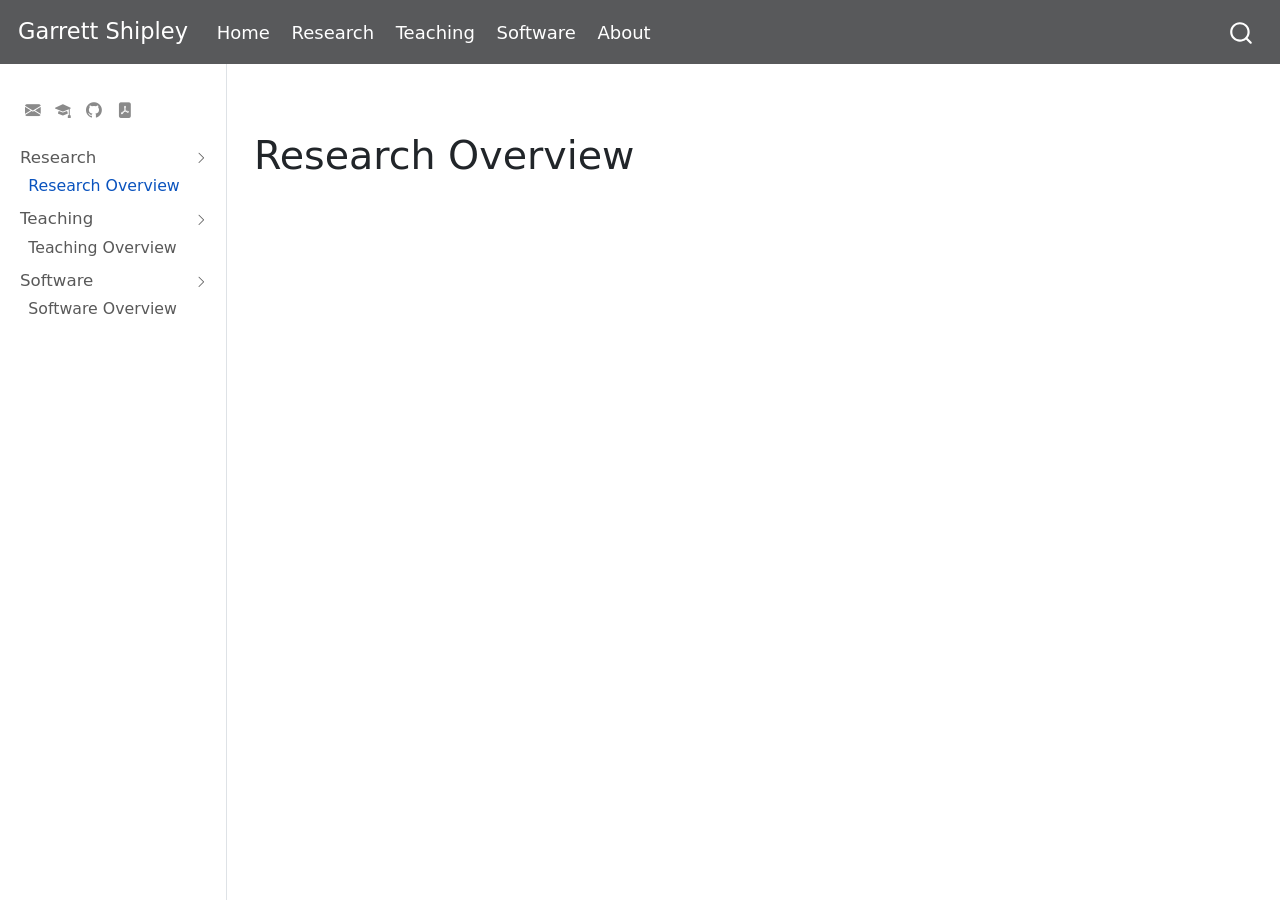
<file: docs/research/research.html>
<!DOCTYPE html>
<html xmlns="http://www.w3.org/1999/xhtml" lang="en" xml:lang="en"><head>

<meta charset="utf-8">
<meta name="generator" content="quarto-1.0.37">

<meta name="viewport" content="width=device-width, initial-scale=1.0, user-scalable=yes">


<title>Garrett Shipley – research</title>
<style>
code{white-space: pre-wrap;}
span.smallcaps{font-variant: small-caps;}
span.underline{text-decoration: underline;}
div.column{display: inline-block; vertical-align: top; width: 50%;}
div.hanging-indent{margin-left: 1.5em; text-indent: -1.5em;}
ul.task-list{list-style: none;}
</style>


<script src="../../site_libs/quarto-nav/quarto-nav.js"></script>
<script src="../../site_libs/quarto-nav/headroom.min.js"></script>
<script src="../../site_libs/clipboard/clipboard.min.js"></script>
<script src="../../site_libs/quarto-search/autocomplete.umd.js"></script>
<script src="../../site_libs/quarto-search/fuse.min.js"></script>
<script src="../../site_libs/quarto-search/quarto-search.js"></script>
<meta name="quarto:offset" content="../../">
<script src="../../site_libs/quarto-html/quarto.js"></script>
<script src="../../site_libs/quarto-html/popper.min.js"></script>
<script src="../../site_libs/quarto-html/tippy.umd.min.js"></script>
<script src="../../site_libs/quarto-html/anchor.min.js"></script>
<link href="../../site_libs/quarto-html/tippy.css" rel="stylesheet">
<link href="../../site_libs/quarto-html/quarto-syntax-highlighting.css" rel="stylesheet" id="quarto-text-highlighting-styles">
<script src="../../site_libs/bootstrap/bootstrap.min.js"></script>
<link href="../../site_libs/bootstrap/bootstrap-icons.css" rel="stylesheet">
<link href="../../site_libs/bootstrap/bootstrap.min.css" rel="stylesheet" id="quarto-bootstrap" data-mode="light">
<script id="quarto-search-options" type="application/json">{
  "location": "navbar",
  "copy-button": false,
  "collapse-after": 3,
  "panel-placement": "end",
  "type": "overlay",
  "limit": 20,
  "language": {
    "search-no-results-text": "No results",
    "search-matching-documents-text": "matching documents",
    "search-copy-link-title": "Copy link to search",
    "search-hide-matches-text": "Hide additional matches",
    "search-more-match-text": "more match in this document",
    "search-more-matches-text": "more matches in this document",
    "search-clear-button-title": "Clear",
    "search-detached-cancel-button-title": "Cancel",
    "search-submit-button-title": "Submit"
  }
}</script>


<link rel="stylesheet" href="../../styles.css">
</head>

<body class="nav-sidebar docked nav-fixed fullcontent">

<div id="quarto-search-results"></div>
  <header id="quarto-header" class="headroom fixed-top">
    <nav class="navbar navbar-expand-lg navbar-dark ">
      <div class="navbar-container container-fluid">
      <a class="navbar-brand" href="../../index.html">
    <span class="navbar-title">Garrett Shipley</span>
  </a>
          <button class="navbar-toggler" type="button" data-bs-toggle="collapse" data-bs-target="#navbarCollapse" aria-controls="navbarCollapse" aria-expanded="false" aria-label="Toggle navigation" onclick="if (window.quartoToggleHeadroom) { window.quartoToggleHeadroom(); }">
  <span class="navbar-toggler-icon"></span>
</button>
          <div class="collapse navbar-collapse" id="navbarCollapse">
            <ul class="navbar-nav navbar-nav-scroll me-auto">
  <li class="nav-item">
    <a class="nav-link" href="../../index.html">Home</a>
  </li>  
  <li class="nav-item">
    <a class="nav-link active" href="../../docs/research/research.html" aria-current="page">Research</a>
  </li>  
  <li class="nav-item">
    <a class="nav-link" href="../../docs/teaching/teaching.html">Teaching</a>
  </li>  
  <li class="nav-item">
    <a class="nav-link" href="../../docs/software/software.html">Software</a>
  </li>  
  <li class="nav-item">
    <a class="nav-link" href="../../docs/about.html">About</a>
  </li>  
</ul>
              <div id="quarto-search" class="" title="Search"></div>
          </div> <!-- /navcollapse -->
      </div> <!-- /container-fluid -->
    </nav>
  <nav class="quarto-secondary-nav" data-bs-toggle="collapse" data-bs-target="#quarto-sidebar" aria-controls="quarto-sidebar" aria-expanded="false" aria-label="Toggle sidebar navigation" onclick="if (window.quartoToggleHeadroom) { window.quartoToggleHeadroom(); }">
    <div class="container-fluid d-flex justify-content-between">
      <h1 class="quarto-secondary-nav-title">(Untitled)</h1>
      <button type="button" class="quarto-btn-toggle btn" aria-label="Show secondary navigation">
        <i class="bi bi-chevron-right"></i>
      </button>
    </div>
  </nav>
</header>
<!-- content -->
<div id="quarto-content" class="quarto-container page-columns page-rows-contents page-layout-article page-navbar">
<!-- sidebar -->
  <nav id="quarto-sidebar" class="sidebar collapse sidebar-navigation docked overflow-auto">
        <div class="sidebar-tools-main tools-wide">
    <a href="mailto:gshiple2@vols.utk.edu" title="" class="sidebar-tool px-1"><i class="bi bi-envelope-fill"></i></a>
    <a href="https://scholar.google.com/citations?user=BnWtlvUAAAAJ&amp;hl=en&amp;inst=9897619243961157265" title="" class="sidebar-tool px-1"><i class="bi bi-mortarboard-fill"></i></a>
    <a href="https://github.com/shipleyresearch" title="" class="sidebar-tool px-1"><i class="bi bi-github"></i></a>
    <a href="../../docs/placeholder.html" title="Placeholder" class="sidebar-tool px-1"><i class="bi bi-file-pdf-fill"></i></a>
</div>
    <div class="sidebar-menu-container"> 
    <ul class="list-unstyled mt-1">
        <li class="sidebar-item sidebar-item-section">
      <div class="sidebar-item-container"> 
            <a class="sidebar-item-text sidebar-link text-start" data-bs-toggle="collapse" data-bs-target="#quarto-sidebar-section-1" aria-expanded="true">Research</a>
          <a class="sidebar-item-toggle text-start" data-bs-toggle="collapse" data-bs-target="#quarto-sidebar-section-1" aria-expanded="true">
            <i class="bi bi-chevron-right ms-2"></i>
          </a> 
      </div>
      <ul id="quarto-sidebar-section-1" class="collapse list-unstyled sidebar-section depth1 show">  
          <li class="sidebar-item">
  <div class="sidebar-item-container"> 
  <a href="../../docs/research/research.html" class="sidebar-item-text sidebar-link active">Research Overview</a>
  </div>
</li>
      </ul>
  </li>
        <li class="sidebar-item sidebar-item-section">
      <div class="sidebar-item-container"> 
            <a class="sidebar-item-text sidebar-link text-start" data-bs-toggle="collapse" data-bs-target="#quarto-sidebar-section-2" aria-expanded="true">Teaching</a>
          <a class="sidebar-item-toggle text-start" data-bs-toggle="collapse" data-bs-target="#quarto-sidebar-section-2" aria-expanded="true">
            <i class="bi bi-chevron-right ms-2"></i>
          </a> 
      </div>
      <ul id="quarto-sidebar-section-2" class="collapse list-unstyled sidebar-section depth1 show">  
          <li class="sidebar-item">
  <div class="sidebar-item-container"> 
  <a href="../../docs/teaching/teaching.html" class="sidebar-item-text sidebar-link">Teaching Overview</a>
  </div>
</li>
      </ul>
  </li>
        <li class="sidebar-item sidebar-item-section">
      <div class="sidebar-item-container"> 
            <a class="sidebar-item-text sidebar-link text-start" data-bs-toggle="collapse" data-bs-target="#quarto-sidebar-section-3" aria-expanded="true">Software</a>
          <a class="sidebar-item-toggle text-start" data-bs-toggle="collapse" data-bs-target="#quarto-sidebar-section-3" aria-expanded="true">
            <i class="bi bi-chevron-right ms-2"></i>
          </a> 
      </div>
      <ul id="quarto-sidebar-section-3" class="collapse list-unstyled sidebar-section depth1 show">  
          <li class="sidebar-item">
  <div class="sidebar-item-container"> 
  <a href="../../docs/software/software.html" class="sidebar-item-text sidebar-link">Software Overview</a>
  </div>
</li>
      </ul>
  </li>
    </ul>
    </div>
</nav>
<!-- margin-sidebar -->
    
<!-- main -->
<main class="content" id="quarto-document-content">



<section id="research-overview" class="level1">
<h1>Research Overview</h1>


</section>

</main> <!-- /main -->
<script id="quarto-html-after-body" type="application/javascript">
window.document.addEventListener("DOMContentLoaded", function (event) {
  const toggleBodyColorMode = (bsSheetEl) => {
    const mode = bsSheetEl.getAttribute("data-mode");
    const bodyEl = window.document.querySelector("body");
    if (mode === "dark") {
      bodyEl.classList.add("quarto-dark");
      bodyEl.classList.remove("quarto-light");
    } else {
      bodyEl.classList.add("quarto-light");
      bodyEl.classList.remove("quarto-dark");
    }
  }
  const toggleBodyColorPrimary = () => {
    const bsSheetEl = window.document.querySelector("link#quarto-bootstrap");
    if (bsSheetEl) {
      toggleBodyColorMode(bsSheetEl);
    }
  }
  toggleBodyColorPrimary();  
  const icon = "";
  const anchorJS = new window.AnchorJS();
  anchorJS.options = {
    placement: 'right',
    icon: icon
  };
  anchorJS.add('.anchored');
  const clipboard = new window.ClipboardJS('.code-copy-button', {
    target: function(trigger) {
      return trigger.previousElementSibling;
    }
  });
  clipboard.on('success', function(e) {
    // button target
    const button = e.trigger;
    // don't keep focus
    button.blur();
    // flash "checked"
    button.classList.add('code-copy-button-checked');
    var currentTitle = button.getAttribute("title");
    button.setAttribute("title", "Copied!");
    setTimeout(function() {
      button.setAttribute("title", currentTitle);
      button.classList.remove('code-copy-button-checked');
    }, 1000);
    // clear code selection
    e.clearSelection();
  });
  function tippyHover(el, contentFn) {
    const config = {
      allowHTML: true,
      content: contentFn,
      maxWidth: 500,
      delay: 100,
      arrow: false,
      appendTo: function(el) {
          return el.parentElement;
      },
      interactive: true,
      interactiveBorder: 10,
      theme: 'quarto',
      placement: 'bottom-start'
    };
    window.tippy(el, config); 
  }
  const noterefs = window.document.querySelectorAll('a[role="doc-noteref"]');
  for (var i=0; i<noterefs.length; i++) {
    const ref = noterefs[i];
    tippyHover(ref, function() {
      let href = ref.getAttribute('href');
      try { href = new URL(href).hash; } catch {}
      const id = href.replace(/^#\/?/, "");
      const note = window.document.getElementById(id);
      return note.innerHTML;
    });
  }
  var bibliorefs = window.document.querySelectorAll('a[role="doc-biblioref"]');
  for (var i=0; i<bibliorefs.length; i++) {
    const ref = bibliorefs[i];
    const cites = ref.parentNode.getAttribute('data-cites').split(' ');
    tippyHover(ref, function() {
      var popup = window.document.createElement('div');
      cites.forEach(function(cite) {
        var citeDiv = window.document.createElement('div');
        citeDiv.classList.add('hanging-indent');
        citeDiv.classList.add('csl-entry');
        var biblioDiv = window.document.getElementById('ref-' + cite);
        if (biblioDiv) {
          citeDiv.innerHTML = biblioDiv.innerHTML;
        }
        popup.appendChild(citeDiv);
      });
      return popup.innerHTML;
    });
  }
    var localhostRegex = new RegExp(/^(?:http|https):\/\/localhost\:?[0-9]*\//);
      var filterRegex = new RegExp(/https:\/\/github\.com\/garth74\/garth74\.github\.io/);
    var isInternal = (href) => {
        return filterRegex.test(href) || localhostRegex.test(href);
    }
    // Inspect non-navigation links and adorn them if external
    var links = window.document.querySelectorAll('a:not(.nav-link):not(.navbar-brand):not(.toc-action):not(.sidebar-link):not(.sidebar-item-toggle):not(.pagination-link):not(.no-external)');
    for (var i=0; i<links.length; i++) {
      const link = links[i];
      if (!isInternal(link.href)) {
          // target, if specified
          link.setAttribute("target", "_blank");
      }
    }
});
</script>
</div> <!-- /content -->



</body></html>
</file>
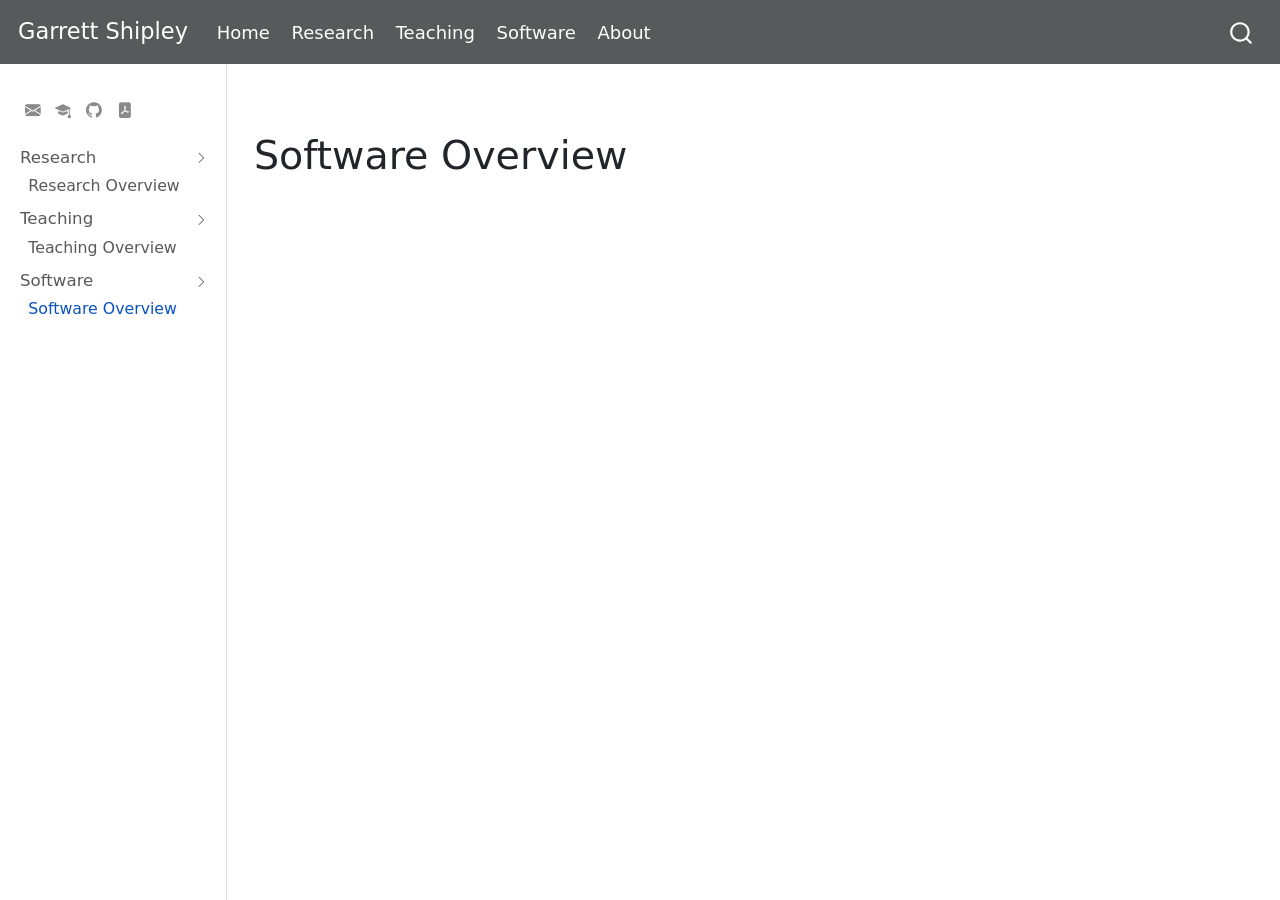
<file: docs/software/software.html>
<!DOCTYPE html>
<html xmlns="http://www.w3.org/1999/xhtml" lang="en" xml:lang="en"><head>

<meta charset="utf-8">
<meta name="generator" content="quarto-1.0.37">

<meta name="viewport" content="width=device-width, initial-scale=1.0, user-scalable=yes">


<title>Garrett Shipley – software</title>
<style>
code{white-space: pre-wrap;}
span.smallcaps{font-variant: small-caps;}
span.underline{text-decoration: underline;}
div.column{display: inline-block; vertical-align: top; width: 50%;}
div.hanging-indent{margin-left: 1.5em; text-indent: -1.5em;}
ul.task-list{list-style: none;}
</style>


<script src="../../site_libs/quarto-nav/quarto-nav.js"></script>
<script src="../../site_libs/quarto-nav/headroom.min.js"></script>
<script src="../../site_libs/clipboard/clipboard.min.js"></script>
<script src="../../site_libs/quarto-search/autocomplete.umd.js"></script>
<script src="../../site_libs/quarto-search/fuse.min.js"></script>
<script src="../../site_libs/quarto-search/quarto-search.js"></script>
<meta name="quarto:offset" content="../../">
<script src="../../site_libs/quarto-html/quarto.js"></script>
<script src="../../site_libs/quarto-html/popper.min.js"></script>
<script src="../../site_libs/quarto-html/tippy.umd.min.js"></script>
<script src="../../site_libs/quarto-html/anchor.min.js"></script>
<link href="../../site_libs/quarto-html/tippy.css" rel="stylesheet">
<link href="../../site_libs/quarto-html/quarto-syntax-highlighting.css" rel="stylesheet" id="quarto-text-highlighting-styles">
<script src="../../site_libs/bootstrap/bootstrap.min.js"></script>
<link href="../../site_libs/bootstrap/bootstrap-icons.css" rel="stylesheet">
<link href="../../site_libs/bootstrap/bootstrap.min.css" rel="stylesheet" id="quarto-bootstrap" data-mode="light">
<script id="quarto-search-options" type="application/json">{
  "location": "navbar",
  "copy-button": false,
  "collapse-after": 3,
  "panel-placement": "end",
  "type": "overlay",
  "limit": 20,
  "language": {
    "search-no-results-text": "No results",
    "search-matching-documents-text": "matching documents",
    "search-copy-link-title": "Copy link to search",
    "search-hide-matches-text": "Hide additional matches",
    "search-more-match-text": "more match in this document",
    "search-more-matches-text": "more matches in this document",
    "search-clear-button-title": "Clear",
    "search-detached-cancel-button-title": "Cancel",
    "search-submit-button-title": "Submit"
  }
}</script>


<link rel="stylesheet" href="../../styles.css">
</head>

<body class="nav-sidebar docked nav-fixed fullcontent">

<div id="quarto-search-results"></div>
  <header id="quarto-header" class="headroom fixed-top">
    <nav class="navbar navbar-expand-lg navbar-dark ">
      <div class="navbar-container container-fluid">
      <a class="navbar-brand" href="../../index.html">
    <span class="navbar-title">Garrett Shipley</span>
  </a>
          <button class="navbar-toggler" type="button" data-bs-toggle="collapse" data-bs-target="#navbarCollapse" aria-controls="navbarCollapse" aria-expanded="false" aria-label="Toggle navigation" onclick="if (window.quartoToggleHeadroom) { window.quartoToggleHeadroom(); }">
  <span class="navbar-toggler-icon"></span>
</button>
          <div class="collapse navbar-collapse" id="navbarCollapse">
            <ul class="navbar-nav navbar-nav-scroll me-auto">
  <li class="nav-item">
    <a class="nav-link" href="../../index.html">Home</a>
  </li>  
  <li class="nav-item">
    <a class="nav-link active" href="../../docs/research/research.html" aria-current="page">Research</a>
  </li>  
  <li class="nav-item">
    <a class="nav-link" href="../../docs/teaching/teaching.html">Teaching</a>
  </li>  
  <li class="nav-item">
    <a class="nav-link" href="../../docs/software/software.html">Software</a>
  </li>  
  <li class="nav-item">
    <a class="nav-link" href="../../docs/about.html">About</a>
  </li>  
</ul>
              <div id="quarto-search" class="" title="Search"></div>
          </div> <!-- /navcollapse -->
      </div> <!-- /container-fluid -->
    </nav>
  <nav class="quarto-secondary-nav" data-bs-toggle="collapse" data-bs-target="#quarto-sidebar" aria-controls="quarto-sidebar" aria-expanded="false" aria-label="Toggle sidebar navigation" onclick="if (window.quartoToggleHeadroom) { window.quartoToggleHeadroom(); }">
    <div class="container-fluid d-flex justify-content-between">
      <h1 class="quarto-secondary-nav-title">(Untitled)</h1>
      <button type="button" class="quarto-btn-toggle btn" aria-label="Show secondary navigation">
        <i class="bi bi-chevron-right"></i>
      </button>
    </div>
  </nav>
</header>
<!-- content -->
<div id="quarto-content" class="quarto-container page-columns page-rows-contents page-layout-article page-navbar">
<!-- sidebar -->
  <nav id="quarto-sidebar" class="sidebar collapse sidebar-navigation docked overflow-auto">
        <div class="sidebar-tools-main tools-wide">
    <a href="mailto:gshiple2@vols.utk.edu" title="" class="sidebar-tool px-1"><i class="bi bi-envelope-fill"></i></a>
    <a href="https://scholar.google.com/citations?user=BnWtlvUAAAAJ&amp;hl=en&amp;inst=9897619243961157265" title="" class="sidebar-tool px-1"><i class="bi bi-mortarboard-fill"></i></a>
    <a href="https://github.com/shipleyresearch" title="" class="sidebar-tool px-1"><i class="bi bi-github"></i></a>
    <a href="../../docs/placeholder.html" title="Placeholder" class="sidebar-tool px-1"><i class="bi bi-file-pdf-fill"></i></a>
</div>
    <div class="sidebar-menu-container"> 
    <ul class="list-unstyled mt-1">
        <li class="sidebar-item sidebar-item-section">
      <div class="sidebar-item-container"> 
            <a class="sidebar-item-text sidebar-link text-start" data-bs-toggle="collapse" data-bs-target="#quarto-sidebar-section-1" aria-expanded="true">Research</a>
          <a class="sidebar-item-toggle text-start" data-bs-toggle="collapse" data-bs-target="#quarto-sidebar-section-1" aria-expanded="true">
            <i class="bi bi-chevron-right ms-2"></i>
          </a> 
      </div>
      <ul id="quarto-sidebar-section-1" class="collapse list-unstyled sidebar-section depth1 show">  
          <li class="sidebar-item">
  <div class="sidebar-item-container"> 
  <a href="../../docs/research/research.html" class="sidebar-item-text sidebar-link">Research Overview</a>
  </div>
</li>
      </ul>
  </li>
        <li class="sidebar-item sidebar-item-section">
      <div class="sidebar-item-container"> 
            <a class="sidebar-item-text sidebar-link text-start" data-bs-toggle="collapse" data-bs-target="#quarto-sidebar-section-2" aria-expanded="true">Teaching</a>
          <a class="sidebar-item-toggle text-start" data-bs-toggle="collapse" data-bs-target="#quarto-sidebar-section-2" aria-expanded="true">
            <i class="bi bi-chevron-right ms-2"></i>
          </a> 
      </div>
      <ul id="quarto-sidebar-section-2" class="collapse list-unstyled sidebar-section depth1 show">  
          <li class="sidebar-item">
  <div class="sidebar-item-container"> 
  <a href="../../docs/teaching/teaching.html" class="sidebar-item-text sidebar-link">Teaching Overview</a>
  </div>
</li>
      </ul>
  </li>
        <li class="sidebar-item sidebar-item-section">
      <div class="sidebar-item-container"> 
            <a class="sidebar-item-text sidebar-link text-start" data-bs-toggle="collapse" data-bs-target="#quarto-sidebar-section-3" aria-expanded="true">Software</a>
          <a class="sidebar-item-toggle text-start" data-bs-toggle="collapse" data-bs-target="#quarto-sidebar-section-3" aria-expanded="true">
            <i class="bi bi-chevron-right ms-2"></i>
          </a> 
      </div>
      <ul id="quarto-sidebar-section-3" class="collapse list-unstyled sidebar-section depth1 show">  
          <li class="sidebar-item">
  <div class="sidebar-item-container"> 
  <a href="../../docs/software/software.html" class="sidebar-item-text sidebar-link active">Software Overview</a>
  </div>
</li>
      </ul>
  </li>
    </ul>
    </div>
</nav>
<!-- margin-sidebar -->
    
<!-- main -->
<main class="content" id="quarto-document-content">



<section id="software-overview" class="level1">
<h1>Software Overview</h1>


</section>

</main> <!-- /main -->
<script id="quarto-html-after-body" type="application/javascript">
window.document.addEventListener("DOMContentLoaded", function (event) {
  const toggleBodyColorMode = (bsSheetEl) => {
    const mode = bsSheetEl.getAttribute("data-mode");
    const bodyEl = window.document.querySelector("body");
    if (mode === "dark") {
      bodyEl.classList.add("quarto-dark");
      bodyEl.classList.remove("quarto-light");
    } else {
      bodyEl.classList.add("quarto-light");
      bodyEl.classList.remove("quarto-dark");
    }
  }
  const toggleBodyColorPrimary = () => {
    const bsSheetEl = window.document.querySelector("link#quarto-bootstrap");
    if (bsSheetEl) {
      toggleBodyColorMode(bsSheetEl);
    }
  }
  toggleBodyColorPrimary();  
  const icon = "";
  const anchorJS = new window.AnchorJS();
  anchorJS.options = {
    placement: 'right',
    icon: icon
  };
  anchorJS.add('.anchored');
  const clipboard = new window.ClipboardJS('.code-copy-button', {
    target: function(trigger) {
      return trigger.previousElementSibling;
    }
  });
  clipboard.on('success', function(e) {
    // button target
    const button = e.trigger;
    // don't keep focus
    button.blur();
    // flash "checked"
    button.classList.add('code-copy-button-checked');
    var currentTitle = button.getAttribute("title");
    button.setAttribute("title", "Copied!");
    setTimeout(function() {
      button.setAttribute("title", currentTitle);
      button.classList.remove('code-copy-button-checked');
    }, 1000);
    // clear code selection
    e.clearSelection();
  });
  function tippyHover(el, contentFn) {
    const config = {
      allowHTML: true,
      content: contentFn,
      maxWidth: 500,
      delay: 100,
      arrow: false,
      appendTo: function(el) {
          return el.parentElement;
      },
      interactive: true,
      interactiveBorder: 10,
      theme: 'quarto',
      placement: 'bottom-start'
    };
    window.tippy(el, config); 
  }
  const noterefs = window.document.querySelectorAll('a[role="doc-noteref"]');
  for (var i=0; i<noterefs.length; i++) {
    const ref = noterefs[i];
    tippyHover(ref, function() {
      let href = ref.getAttribute('href');
      try { href = new URL(href).hash; } catch {}
      const id = href.replace(/^#\/?/, "");
      const note = window.document.getElementById(id);
      return note.innerHTML;
    });
  }
  var bibliorefs = window.document.querySelectorAll('a[role="doc-biblioref"]');
  for (var i=0; i<bibliorefs.length; i++) {
    const ref = bibliorefs[i];
    const cites = ref.parentNode.getAttribute('data-cites').split(' ');
    tippyHover(ref, function() {
      var popup = window.document.createElement('div');
      cites.forEach(function(cite) {
        var citeDiv = window.document.createElement('div');
        citeDiv.classList.add('hanging-indent');
        citeDiv.classList.add('csl-entry');
        var biblioDiv = window.document.getElementById('ref-' + cite);
        if (biblioDiv) {
          citeDiv.innerHTML = biblioDiv.innerHTML;
        }
        popup.appendChild(citeDiv);
      });
      return popup.innerHTML;
    });
  }
    var localhostRegex = new RegExp(/^(?:http|https):\/\/localhost\:?[0-9]*\//);
      var filterRegex = new RegExp(/https:\/\/github\.com\/garth74\/garth74\.github\.io/);
    var isInternal = (href) => {
        return filterRegex.test(href) || localhostRegex.test(href);
    }
    // Inspect non-navigation links and adorn them if external
    var links = window.document.querySelectorAll('a:not(.nav-link):not(.navbar-brand):not(.toc-action):not(.sidebar-link):not(.sidebar-item-toggle):not(.pagination-link):not(.no-external)');
    for (var i=0; i<links.length; i++) {
      const link = links[i];
      if (!isInternal(link.href)) {
          // target, if specified
          link.setAttribute("target", "_blank");
      }
    }
});
</script>
</div> <!-- /content -->



</body></html>
</file>
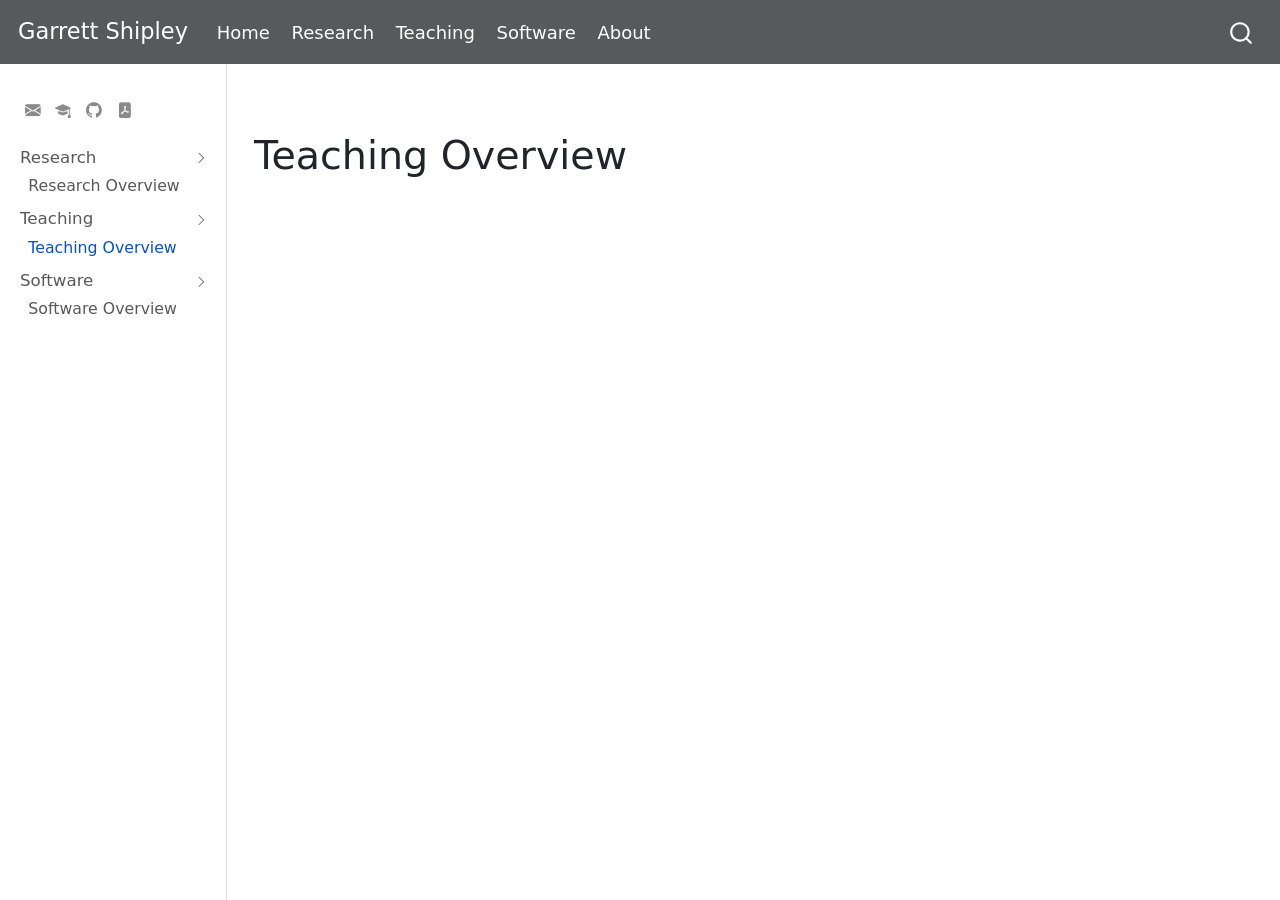
<file: docs/teaching/teaching.html>
<!DOCTYPE html>
<html xmlns="http://www.w3.org/1999/xhtml" lang="en" xml:lang="en"><head>

<meta charset="utf-8">
<meta name="generator" content="quarto-1.0.37">

<meta name="viewport" content="width=device-width, initial-scale=1.0, user-scalable=yes">


<title>Garrett Shipley – teaching</title>
<style>
code{white-space: pre-wrap;}
span.smallcaps{font-variant: small-caps;}
span.underline{text-decoration: underline;}
div.column{display: inline-block; vertical-align: top; width: 50%;}
div.hanging-indent{margin-left: 1.5em; text-indent: -1.5em;}
ul.task-list{list-style: none;}
</style>


<script src="../../site_libs/quarto-nav/quarto-nav.js"></script>
<script src="../../site_libs/quarto-nav/headroom.min.js"></script>
<script src="../../site_libs/clipboard/clipboard.min.js"></script>
<script src="../../site_libs/quarto-search/autocomplete.umd.js"></script>
<script src="../../site_libs/quarto-search/fuse.min.js"></script>
<script src="../../site_libs/quarto-search/quarto-search.js"></script>
<meta name="quarto:offset" content="../../">
<script src="../../site_libs/quarto-html/quarto.js"></script>
<script src="../../site_libs/quarto-html/popper.min.js"></script>
<script src="../../site_libs/quarto-html/tippy.umd.min.js"></script>
<script src="../../site_libs/quarto-html/anchor.min.js"></script>
<link href="../../site_libs/quarto-html/tippy.css" rel="stylesheet">
<link href="../../site_libs/quarto-html/quarto-syntax-highlighting.css" rel="stylesheet" id="quarto-text-highlighting-styles">
<script src="../../site_libs/bootstrap/bootstrap.min.js"></script>
<link href="../../site_libs/bootstrap/bootstrap-icons.css" rel="stylesheet">
<link href="../../site_libs/bootstrap/bootstrap.min.css" rel="stylesheet" id="quarto-bootstrap" data-mode="light">
<script id="quarto-search-options" type="application/json">{
  "location": "navbar",
  "copy-button": false,
  "collapse-after": 3,
  "panel-placement": "end",
  "type": "overlay",
  "limit": 20,
  "language": {
    "search-no-results-text": "No results",
    "search-matching-documents-text": "matching documents",
    "search-copy-link-title": "Copy link to search",
    "search-hide-matches-text": "Hide additional matches",
    "search-more-match-text": "more match in this document",
    "search-more-matches-text": "more matches in this document",
    "search-clear-button-title": "Clear",
    "search-detached-cancel-button-title": "Cancel",
    "search-submit-button-title": "Submit"
  }
}</script>


<link rel="stylesheet" href="../../styles.css">
</head>

<body class="nav-sidebar docked nav-fixed fullcontent">

<div id="quarto-search-results"></div>
  <header id="quarto-header" class="headroom fixed-top">
    <nav class="navbar navbar-expand-lg navbar-dark ">
      <div class="navbar-container container-fluid">
      <a class="navbar-brand" href="../../index.html">
    <span class="navbar-title">Garrett Shipley</span>
  </a>
          <button class="navbar-toggler" type="button" data-bs-toggle="collapse" data-bs-target="#navbarCollapse" aria-controls="navbarCollapse" aria-expanded="false" aria-label="Toggle navigation" onclick="if (window.quartoToggleHeadroom) { window.quartoToggleHeadroom(); }">
  <span class="navbar-toggler-icon"></span>
</button>
          <div class="collapse navbar-collapse" id="navbarCollapse">
            <ul class="navbar-nav navbar-nav-scroll me-auto">
  <li class="nav-item">
    <a class="nav-link" href="../../index.html">Home</a>
  </li>  
  <li class="nav-item">
    <a class="nav-link active" href="../../docs/research/research.html" aria-current="page">Research</a>
  </li>  
  <li class="nav-item">
    <a class="nav-link" href="../../docs/teaching/teaching.html">Teaching</a>
  </li>  
  <li class="nav-item">
    <a class="nav-link" href="../../docs/software/software.html">Software</a>
  </li>  
  <li class="nav-item">
    <a class="nav-link" href="../../docs/about.html">About</a>
  </li>  
</ul>
              <div id="quarto-search" class="" title="Search"></div>
          </div> <!-- /navcollapse -->
      </div> <!-- /container-fluid -->
    </nav>
  <nav class="quarto-secondary-nav" data-bs-toggle="collapse" data-bs-target="#quarto-sidebar" aria-controls="quarto-sidebar" aria-expanded="false" aria-label="Toggle sidebar navigation" onclick="if (window.quartoToggleHeadroom) { window.quartoToggleHeadroom(); }">
    <div class="container-fluid d-flex justify-content-between">
      <h1 class="quarto-secondary-nav-title">(Untitled)</h1>
      <button type="button" class="quarto-btn-toggle btn" aria-label="Show secondary navigation">
        <i class="bi bi-chevron-right"></i>
      </button>
    </div>
  </nav>
</header>
<!-- content -->
<div id="quarto-content" class="quarto-container page-columns page-rows-contents page-layout-article page-navbar">
<!-- sidebar -->
  <nav id="quarto-sidebar" class="sidebar collapse sidebar-navigation docked overflow-auto">
        <div class="sidebar-tools-main tools-wide">
    <a href="mailto:gshiple2@vols.utk.edu" title="" class="sidebar-tool px-1"><i class="bi bi-envelope-fill"></i></a>
    <a href="https://scholar.google.com/citations?user=BnWtlvUAAAAJ&amp;hl=en&amp;inst=9897619243961157265" title="" class="sidebar-tool px-1"><i class="bi bi-mortarboard-fill"></i></a>
    <a href="https://github.com/shipleyresearch" title="" class="sidebar-tool px-1"><i class="bi bi-github"></i></a>
    <a href="../../docs/placeholder.html" title="Placeholder" class="sidebar-tool px-1"><i class="bi bi-file-pdf-fill"></i></a>
</div>
    <div class="sidebar-menu-container"> 
    <ul class="list-unstyled mt-1">
        <li class="sidebar-item sidebar-item-section">
      <div class="sidebar-item-container"> 
            <a class="sidebar-item-text sidebar-link text-start" data-bs-toggle="collapse" data-bs-target="#quarto-sidebar-section-1" aria-expanded="true">Research</a>
          <a class="sidebar-item-toggle text-start" data-bs-toggle="collapse" data-bs-target="#quarto-sidebar-section-1" aria-expanded="true">
            <i class="bi bi-chevron-right ms-2"></i>
          </a> 
      </div>
      <ul id="quarto-sidebar-section-1" class="collapse list-unstyled sidebar-section depth1 show">  
          <li class="sidebar-item">
  <div class="sidebar-item-container"> 
  <a href="../../docs/research/research.html" class="sidebar-item-text sidebar-link">Research Overview</a>
  </div>
</li>
      </ul>
  </li>
        <li class="sidebar-item sidebar-item-section">
      <div class="sidebar-item-container"> 
            <a class="sidebar-item-text sidebar-link text-start" data-bs-toggle="collapse" data-bs-target="#quarto-sidebar-section-2" aria-expanded="true">Teaching</a>
          <a class="sidebar-item-toggle text-start" data-bs-toggle="collapse" data-bs-target="#quarto-sidebar-section-2" aria-expanded="true">
            <i class="bi bi-chevron-right ms-2"></i>
          </a> 
      </div>
      <ul id="quarto-sidebar-section-2" class="collapse list-unstyled sidebar-section depth1 show">  
          <li class="sidebar-item">
  <div class="sidebar-item-container"> 
  <a href="../../docs/teaching/teaching.html" class="sidebar-item-text sidebar-link active">Teaching Overview</a>
  </div>
</li>
      </ul>
  </li>
        <li class="sidebar-item sidebar-item-section">
      <div class="sidebar-item-container"> 
            <a class="sidebar-item-text sidebar-link text-start" data-bs-toggle="collapse" data-bs-target="#quarto-sidebar-section-3" aria-expanded="true">Software</a>
          <a class="sidebar-item-toggle text-start" data-bs-toggle="collapse" data-bs-target="#quarto-sidebar-section-3" aria-expanded="true">
            <i class="bi bi-chevron-right ms-2"></i>
          </a> 
      </div>
      <ul id="quarto-sidebar-section-3" class="collapse list-unstyled sidebar-section depth1 show">  
          <li class="sidebar-item">
  <div class="sidebar-item-container"> 
  <a href="../../docs/software/software.html" class="sidebar-item-text sidebar-link">Software Overview</a>
  </div>
</li>
      </ul>
  </li>
    </ul>
    </div>
</nav>
<!-- margin-sidebar -->
    
<!-- main -->
<main class="content" id="quarto-document-content">



<section id="teaching-overview" class="level1">
<h1>Teaching Overview</h1>


</section>

</main> <!-- /main -->
<script id="quarto-html-after-body" type="application/javascript">
window.document.addEventListener("DOMContentLoaded", function (event) {
  const toggleBodyColorMode = (bsSheetEl) => {
    const mode = bsSheetEl.getAttribute("data-mode");
    const bodyEl = window.document.querySelector("body");
    if (mode === "dark") {
      bodyEl.classList.add("quarto-dark");
      bodyEl.classList.remove("quarto-light");
    } else {
      bodyEl.classList.add("quarto-light");
      bodyEl.classList.remove("quarto-dark");
    }
  }
  const toggleBodyColorPrimary = () => {
    const bsSheetEl = window.document.querySelector("link#quarto-bootstrap");
    if (bsSheetEl) {
      toggleBodyColorMode(bsSheetEl);
    }
  }
  toggleBodyColorPrimary();  
  const icon = "";
  const anchorJS = new window.AnchorJS();
  anchorJS.options = {
    placement: 'right',
    icon: icon
  };
  anchorJS.add('.anchored');
  const clipboard = new window.ClipboardJS('.code-copy-button', {
    target: function(trigger) {
      return trigger.previousElementSibling;
    }
  });
  clipboard.on('success', function(e) {
    // button target
    const button = e.trigger;
    // don't keep focus
    button.blur();
    // flash "checked"
    button.classList.add('code-copy-button-checked');
    var currentTitle = button.getAttribute("title");
    button.setAttribute("title", "Copied!");
    setTimeout(function() {
      button.setAttribute("title", currentTitle);
      button.classList.remove('code-copy-button-checked');
    }, 1000);
    // clear code selection
    e.clearSelection();
  });
  function tippyHover(el, contentFn) {
    const config = {
      allowHTML: true,
      content: contentFn,
      maxWidth: 500,
      delay: 100,
      arrow: false,
      appendTo: function(el) {
          return el.parentElement;
      },
      interactive: true,
      interactiveBorder: 10,
      theme: 'quarto',
      placement: 'bottom-start'
    };
    window.tippy(el, config); 
  }
  const noterefs = window.document.querySelectorAll('a[role="doc-noteref"]');
  for (var i=0; i<noterefs.length; i++) {
    const ref = noterefs[i];
    tippyHover(ref, function() {
      let href = ref.getAttribute('href');
      try { href = new URL(href).hash; } catch {}
      const id = href.replace(/^#\/?/, "");
      const note = window.document.getElementById(id);
      return note.innerHTML;
    });
  }
  var bibliorefs = window.document.querySelectorAll('a[role="doc-biblioref"]');
  for (var i=0; i<bibliorefs.length; i++) {
    const ref = bibliorefs[i];
    const cites = ref.parentNode.getAttribute('data-cites').split(' ');
    tippyHover(ref, function() {
      var popup = window.document.createElement('div');
      cites.forEach(function(cite) {
        var citeDiv = window.document.createElement('div');
        citeDiv.classList.add('hanging-indent');
        citeDiv.classList.add('csl-entry');
        var biblioDiv = window.document.getElementById('ref-' + cite);
        if (biblioDiv) {
          citeDiv.innerHTML = biblioDiv.innerHTML;
        }
        popup.appendChild(citeDiv);
      });
      return popup.innerHTML;
    });
  }
    var localhostRegex = new RegExp(/^(?:http|https):\/\/localhost\:?[0-9]*\//);
      var filterRegex = new RegExp(/https:\/\/github\.com\/garth74\/garth74\.github\.io/);
    var isInternal = (href) => {
        return filterRegex.test(href) || localhostRegex.test(href);
    }
    // Inspect non-navigation links and adorn them if external
    var links = window.document.querySelectorAll('a:not(.nav-link):not(.navbar-brand):not(.toc-action):not(.sidebar-link):not(.sidebar-item-toggle):not(.pagination-link):not(.no-external)');
    for (var i=0; i<links.length; i++) {
      const link = links[i];
      if (!isInternal(link.href)) {
          // target, if specified
          link.setAttribute("target", "_blank");
      }
    }
});
</script>
</div> <!-- /content -->



</body></html>
</file>
<file: site_libs/quarto-html/tippy.css>
.tippy-box[data-animation=fade][data-state=hidden]{opacity:0}[data-tippy-root]{max-width:calc(100vw - 10px)}.tippy-box{position:relative;background-color:#333;color:#fff;border-radius:4px;font-size:14px;line-height:1.4;white-space:normal;outline:0;transition-property:transform,visibility,opacity}.tippy-box[data-placement^=top]>.tippy-arrow{bottom:0}.tippy-box[data-placement^=top]>.tippy-arrow:before{bottom:-7px;left:0;border-width:8px 8px 0;border-top-color:initial;transform-origin:center top}.tippy-box[data-placement^=bottom]>.tippy-arrow{top:0}.tippy-box[data-placement^=bottom]>.tippy-arrow:before{top:-7px;left:0;border-width:0 8px 8px;border-bottom-color:initial;transform-origin:center bottom}.tippy-box[data-placement^=left]>.tippy-arrow{right:0}.tippy-box[data-placement^=left]>.tippy-arrow:before{border-width:8px 0 8px 8px;border-left-color:initial;right:-7px;transform-origin:center left}.tippy-box[data-placement^=right]>.tippy-arrow{left:0}.tippy-box[data-placement^=right]>.tippy-arrow:before{left:-7px;border-width:8px 8px 8px 0;border-right-color:initial;transform-origin:center right}.tippy-box[data-inertia][data-state=visible]{transition-timing-function:cubic-bezier(.54,1.5,.38,1.11)}.tippy-arrow{width:16px;height:16px;color:#333}.tippy-arrow:before{content:"";position:absolute;border-color:transparent;border-style:solid}.tippy-content{position:relative;padding:5px 9px;z-index:1}
</file>
<file: site_libs/quarto-html/quarto-syntax-highlighting.css>
/* quarto syntax highlight colors */
:root {
  --quarto-hl-ot-color: #003B4F;
  --quarto-hl-at-color: #657422;
  --quarto-hl-ss-color: #20794D;
  --quarto-hl-an-color: #5E5E5E;
  --quarto-hl-fu-color: #4758AB;
  --quarto-hl-st-color: #20794D;
  --quarto-hl-cf-color: #003B4F;
  --quarto-hl-op-color: #5E5E5E;
  --quarto-hl-er-color: #AD0000;
  --quarto-hl-bn-color: #AD0000;
  --quarto-hl-al-color: #AD0000;
  --quarto-hl-va-color: #111111;
  --quarto-hl-bu-color: inherit;
  --quarto-hl-ex-color: inherit;
  --quarto-hl-pp-color: #AD0000;
  --quarto-hl-in-color: #5E5E5E;
  --quarto-hl-vs-color: #20794D;
  --quarto-hl-wa-color: #5E5E5E;
  --quarto-hl-do-color: #5E5E5E;
  --quarto-hl-im-color: #00769E;
  --quarto-hl-ch-color: #20794D;
  --quarto-hl-dt-color: #AD0000;
  --quarto-hl-fl-color: #AD0000;
  --quarto-hl-co-color: #5E5E5E;
  --quarto-hl-cv-color: #5E5E5E;
  --quarto-hl-cn-color: #8f5902;
  --quarto-hl-sc-color: #5E5E5E;
  --quarto-hl-dv-color: #AD0000;
  --quarto-hl-kw-color: #003B4F;
}

/* other quarto variables */
:root {
  --quarto-font-monospace: SFMono-Regular, Menlo, Monaco, Consolas, "Liberation Mono", "Courier New", monospace;
}

pre > code.sourceCode > span {
  color: #003B4F;
}

code span {
  color: #003B4F;
}

code.sourceCode > span {
  color: #003B4F;
}

div.sourceCode,
div.sourceCode pre.sourceCode {
  color: #003B4F;
}

code span.ot {
  color: #003B4F;
}

code span.at {
  color: #657422;
}

code span.ss {
  color: #20794D;
}

code span.an {
  color: #5E5E5E;
}

code span.fu {
  color: #4758AB;
}

code span.st {
  color: #20794D;
}

code span.cf {
  color: #003B4F;
}

code span.op {
  color: #5E5E5E;
}

code span.er {
  color: #AD0000;
}

code span.bn {
  color: #AD0000;
}

code span.al {
  color: #AD0000;
}

code span.va {
  color: #111111;
}

code span.pp {
  color: #AD0000;
}

code span.in {
  color: #5E5E5E;
}

code span.vs {
  color: #20794D;
}

code span.wa {
  color: #5E5E5E;
  font-style: italic;
}

code span.do {
  color: #5E5E5E;
  font-style: italic;
}

code span.im {
  color: #00769E;
}

code span.ch {
  color: #20794D;
}

code span.dt {
  color: #AD0000;
}

code span.fl {
  color: #AD0000;
}

code span.co {
  color: #5E5E5E;
}

code span.cv {
  color: #5E5E5E;
  font-style: italic;
}

code span.cn {
  color: #8f5902;
}

code span.sc {
  color: #5E5E5E;
}

code span.dv {
  color: #AD0000;
}

code span.kw {
  color: #003B4F;
}

.prevent-inlining {
  content: "</";
}

/*# sourceMappingURL=debc5d5d77c3f9108843748ff7464032.css.map */
</file>
<file: site_libs/quarto-contrib/academicons-0.1.0/all.css>
/*
 *  Academicons 1.9.2 by James Walsh (https://github.com/jpswalsh) and Katja Bercic (https://github.com/katjabercic)
 *  Fonts generated using FontForge - https://fontforge.org
 *  Square icons designed to be used alongside Font Awesome square icons - https://fortawesome.github.io/Font-Awesome/
 *  Licenses - Font: SIL OFL 1.1, CSS: MIT License
 */
@font-face {
    font-family: 'Academicons';
    font-style: normal;
    font-weight: 400;
    font-display: block;
    src:url('1e21o67/academicons.eot');
    src:url('1e21o67/academicons.eot') format('embedded-opentype'),
        url('1e21o67/academicons.ttf') format('truetype'),
        url('1e21o67/academicons.woff') format('woff'),
        url('1e21o67/academicons.svg') format('svg');
}
.ai {
  font-family: 'Academicons';
  font-weight: 400;
  -moz-osx-font-smoothing: grayscale;
  -webkit-font-smoothing: antialiased;
  display: inline-block;
  font-style: normal;
  font-variant: normal;
  text-rendering: auto;
  line-height: 1;
}
.ai-academia:before {
  content: "\e9af";
}
.ai-academia-square:before {
  content: "\e93d";
}
.ai-acclaim:before {
  content: "\e92e";
}
.ai-acclaim-square:before {
  content: "\e93a";
}
.ai-acm:before {
  content: "\e93c";
}
.ai-acm-square:before {
  content: "\e95d";
}
.ai-acmdl:before {
  content: "\e96a";
}
.ai-acmdl-square:before {
  content: "\e9d3";
}
.ai-ads:before {
  content: "\e9cb";
}
.ai-ads-square:before {
  content: "\e94a";
}
.ai-africarxiv:before {
  content: "\e91b";
}
.ai-africarxiv-square:before {
  content: "\e90b";
}
.ai-archive:before {
  content: "\e955";
}
.ai-archive-square:before {
  content: "\e956";
}
.ai-arxiv:before {
  content: "\e974";
}
.ai-arxiv-square:before {
  content: "\e9a6";
}
.ai-biorxiv:before {
  content: "\e9a2";
}
.ai-biorxiv-square:before {
  content: "\e98b";
}
.ai-ceur:before {
  content: "\e96d";
}
.ai-ceur-square:before {
  content: "\e92f";
}
.ai-ciencia-vitae:before {
  content: "\e912";
}
.ai-ciencia-vitae-square:before {
  content: "\e913";
}
.ai-closed-access:before {
  content: "\e942";
}
.ai-closed-access-square:before {
  content: "\e943";
}
.ai-conversation:before {
  content: "\e94c";
}
.ai-conversation-square:before {
  content: "\e915";
}
.ai-coursera:before {
  content: "\e95f";
}
.ai-coursera-square:before {
  content: "\e97f";
}
.ai-crossref:before {
  content: "\e918";
}
.ai-crossref-square:before {
  content: "\e919";
}
.ai-cv:before {
  content: "\e9a5";
}
.ai-cv-square:before {
  content: "\e90a";
}
.ai-datacite:before {
  content: "\e91c";
}
.ai-datacite-square:before {
  content: "\e91d";
}
.ai-dataverse:before {
  content: "\e9f7";
}
.ai-dataverse-square:before {
  content: "\e9e4";
}
.ai-dblp:before {
  content: "\e94f";
}
.ai-dblp-square:before {
  content: "\e93f";
}
.ai-depsy:before {
  content: "\e97a";
}
.ai-depsy-square:before {
  content: "\e94b";
}
.ai-doi:before {
  content: "\e97e";
}
.ai-doi-square:before {
  content: "\e98f";
}
.ai-dryad:before {
  content: "\e97c";
}
.ai-dryad-square:before {
  content: "\e98c";
}
.ai-elsevier:before {
  content: "\e961";
}
.ai-elsevier-square:before {
  content: "\e910";
}
.ai-figshare:before {
  content: "\e981";
}
.ai-figshare-square:before {
  content: "\e9e7";
}
.ai-google-scholar:before {
  content: "\e9d4";
}
.ai-google-scholar-square:before {
  content: "\e9f9";
}
.ai-hal:before {
  content: "\e92c";
}
.ai-hal-square:before {
  content: "\e92d";
}
.ai-hypothesis:before {
  content: "\e95a";
}
.ai-hypothesis-square:before {
  content: "\e95b";
}
.ai-ideas-repec:before {
  content: "\e9ed";
}
.ai-ideas-repec-square:before {
  content: "\e9f8";
}
.ai-ieee:before {
  content: "\e929";
}
.ai-ieee-square:before {
  content: "\e9b9";
}
.ai-impactstory:before {
  content: "\e9cf";
}
.ai-impactstory-square:before {
  content: "\e9aa";
}
.ai-inaturalist:before {
  content: "\e900";
}
.ai-inaturalist-square:before {
  content: "\e901";
}
.ai-inpn:before {
  content: "\e902";
}
.ai-inpn-square:before {
  content: "\e903";
}
.ai-inspire:before {
  content: "\e9e9";
}
.ai-inspire-square:before {
  content: "\e9fe";
}
.ai-isidore:before {
  content: "\e936";
}
.ai-isidore-square:before {
  content: "\e954";
}
.ai-jstor:before {
  content: "\e938";
}
.ai-jstor-square:before {
  content: "\e944";
}
.ai-lattes:before {
  content: "\e9b3";
}
.ai-lattes-square:before {
  content: "\e99c";
}
.ai-mathoverflow:before {
  content: "\e9f6";
}
.ai-mathoverflow-square:before {
  content: "\e97b";
}
.ai-mendeley:before {
  content: "\e9f0";
}
.ai-mendeley-square:before {
  content: "\e9f3";
}
.ai-moodle:before {
  content: "\e907";
}
.ai-moodle-square:before {
  content: "\e908";
}
.ai-mtmt:before {
  content: "\e950";
}
.ai-mtmt-square:before {
  content: "\e951";
}
.ai-nakala:before {
  content: "\e940";
}
.ai-nakala-square:before {
  content: "\e941";
}
.ai-obp:before {
  content: "\e92a";
}
.ai-obp-square:before {
  content: "\e92b";
}
.ai-open-access:before {
  content: "\e939";
}
.ai-open-access-square:before {
  content: "\e9f4";
}
.ai-open-data:before {
  content: "\e966";
}
.ai-open-data-square:before {
  content: "\e967";
}
.ai-open-materials:before {
  content: "\e968";
}
.ai-open-materials-square:before {
  content: "\e969";
}
.ai-openedition:before {
  content: "\e946";
}
.ai-openedition-square:before {
  content: "\e947";
}
.ai-orcid:before {
  content: "\e9d9";
}
.ai-orcid-square:before {
  content: "\e9c3";
}
.ai-osf:before {
  content: "\e9ef";
}
.ai-osf-square:before {
  content: "\e931";
}
.ai-overleaf:before {
  content: "\e914";
}
.ai-overleaf-square:before {
  content: "\e98d";
}
.ai-philpapers:before {
  content: "\e98a";
}
.ai-philpapers-square:before {
  content: "\e96f";
}
.ai-piazza:before {
  content: "\e99a";
}
.ai-piazza-square:before {
  content: "\e90c";
}
.ai-preregistered:before {
  content: "\e906";
}
.ai-preregistered-square:before {
  content: "\e96b";
}
.ai-protocols:before {
  content: "\e952";
}
.ai-protocols-square:before {
  content: "\e953";
}
.ai-psyarxiv:before {
  content: "\e90e";
}
.ai-psyarxiv-square:before {
  content: "\e90f";
}
.ai-publons:before {
  content: "\e937";
}
.ai-publons-square:before {
  content: "\e94e";
}
.ai-pubmed:before {
  content: "\e99f";
}
.ai-pubmed-square:before {
  content: "\e97d";
}
.ai-pubpeer:before {
  content: "\e922";
}
.ai-pubpeer-square:before {
  content: "\e923";
}
.ai-researcherid:before {
  content: "\e91a";
}
.ai-researcherid-square:before {
  content: "\e95c";
}
.ai-researchgate:before {
  content: "\e95e";
}
.ai-researchgate-square:before {
  content: "\e99e";
}
.ai-ror:before {
  content: "\e948";
}
.ai-ror-square:before {
  content: "\e949";
}
.ai-sci-hub:before {
  content: "\e959";
}
.ai-sci-hub-square:before {
  content: "\e905";
}
.ai-scirate:before {
  content: "\e98e";
}
.ai-scirate-square:before {
  content: "\e99d";
}
.ai-scopus:before {
  content: "\e91e";
}
.ai-scopus-square:before {
  content: "\e91f";
}
.ai-semantic-scholar:before {
  content: "\e96e";
}
.ai-semantic-scholar-square:before {
  content: "\e96c";
}
.ai-springer:before {
  content: "\e928";
}
.ai-springer-square:before {
  content: "\e99b";
}
.ai-ssrn:before {
  content: "\e916";
}
.ai-ssrn-square:before {
  content: "\e917";
}
.ai-stackoverflow:before {
  content: "\e920";
}
.ai-stackoverflow-square:before {
  content: "\e921";
}
.ai-zenodo:before {
  content: "\e911";
}
.ai-zotero:before {
  content: "\e962";
}
.ai-zotero-square:before {
  content: "\e932";
}
/*  Duplication of the FontAwesome style classes using 'ai' in place of 'fa'. */
.ai-lg {
  font-size: 1.33333em;
  line-height: 0.75em;
  vertical-align: -.0667em;
}
.ai-xs {
  font-size: .75em;
}
.ai-sm {
  font-size: .875em;
}

.ai-1x {
  font-size: 1em;
}
.ai-2x {
  font-size: 2em;
}
.ai-3x {
  font-size: 3em;
}
.ai-4x {
  font-size: 4em;
}
.ai-5x {
  font-size: 5em;
}
.ai-6x {
  font-size: 6em;
}
.ai-7x {
  font-size: 7em;
}
.ai-8x {
  font-size: 8em;
}
.ai-9x {
  font-size: 9em;
}
.ai-10x {
  font-size: 10em;
}

.ai-fw {
  text-align: center;
  width: 1.25em;
}

.ai-ul {
  list-style-type: none;
  margin-left: 2.5em;
  padding-left: 0;
}
.ai-ul > li {
    position: relative;
}
.ai-li {
  left: -2em;
  position: absolute;
  text-align: center;
  width: 2em;
  line-height: inherit;
}

.ai-border {
border: solid 0.08em #eee;
border-radius: .1em;
  padding: .2em .25em .15em;
}

.ai-pull-left {
  float: left;
}
.ai-pull-right {
  float: right;
}
.ai.ai-pull-left {
  margin-right: .3em;
}
.ai.ai-pull-right {
  margin-right: .3em;
}

.ai-stack {
  display: inline-block;
  height: 2em;
  line-height: 2em;
  position: relative;
  vertical-align: middle;
  width: 2.5em;
}
.ai-stack-1x,
.ai-stack-2x {
  left: 0;
  position: absolute;
  text-align: center;
  width: 100%;
}
.ai-stack-1x {
  line-height: inherit;
}
.ai-stack-2x {
  font-size: 2em;
}
.ai-inverse {
  color: #fff;
}
</file>
<file: site_libs/quarto-contrib/fontawesome6-0.1.0/latex-fontsize.css>
.fa-tiny {
  font-size: 0.5em;
}
.fa-scriptsize {
  font-size: 0.7em;
}
.fa-footnotesize {
  font-size: 0.8em;
}
.fa-small {
  font-size: 0.9em;
}
.fa-normalsize {
  font-size: 1em;
}
.fa-large {
  font-size: 1.2em;
}
.fa-Large {
  font-size: 1.5em;
}
.fa-LARGE {
  font-size: 1.75em;
}
.fa-huge {
  font-size: 2em;
}
.fa-Huge {
  font-size: 2.5em;
}
</file>
<file: styles.css>
/* css styles */
</file>
